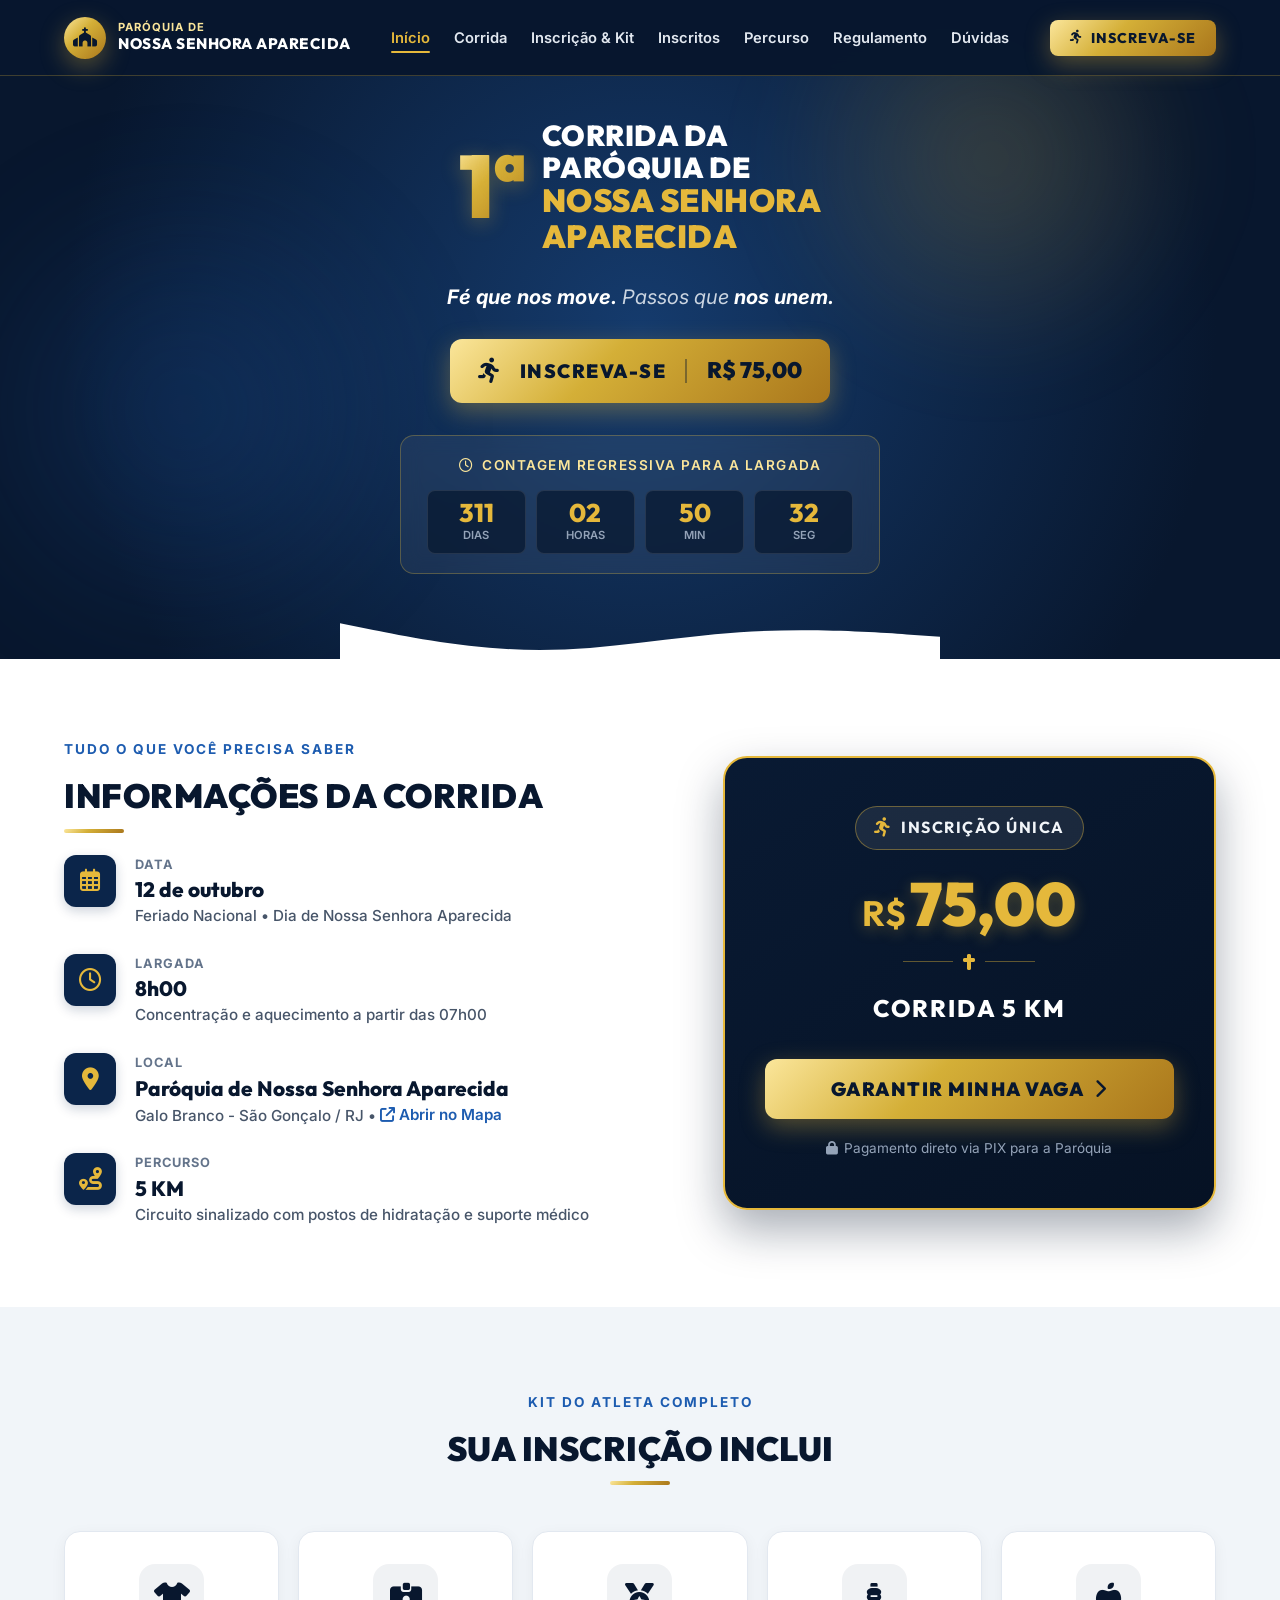
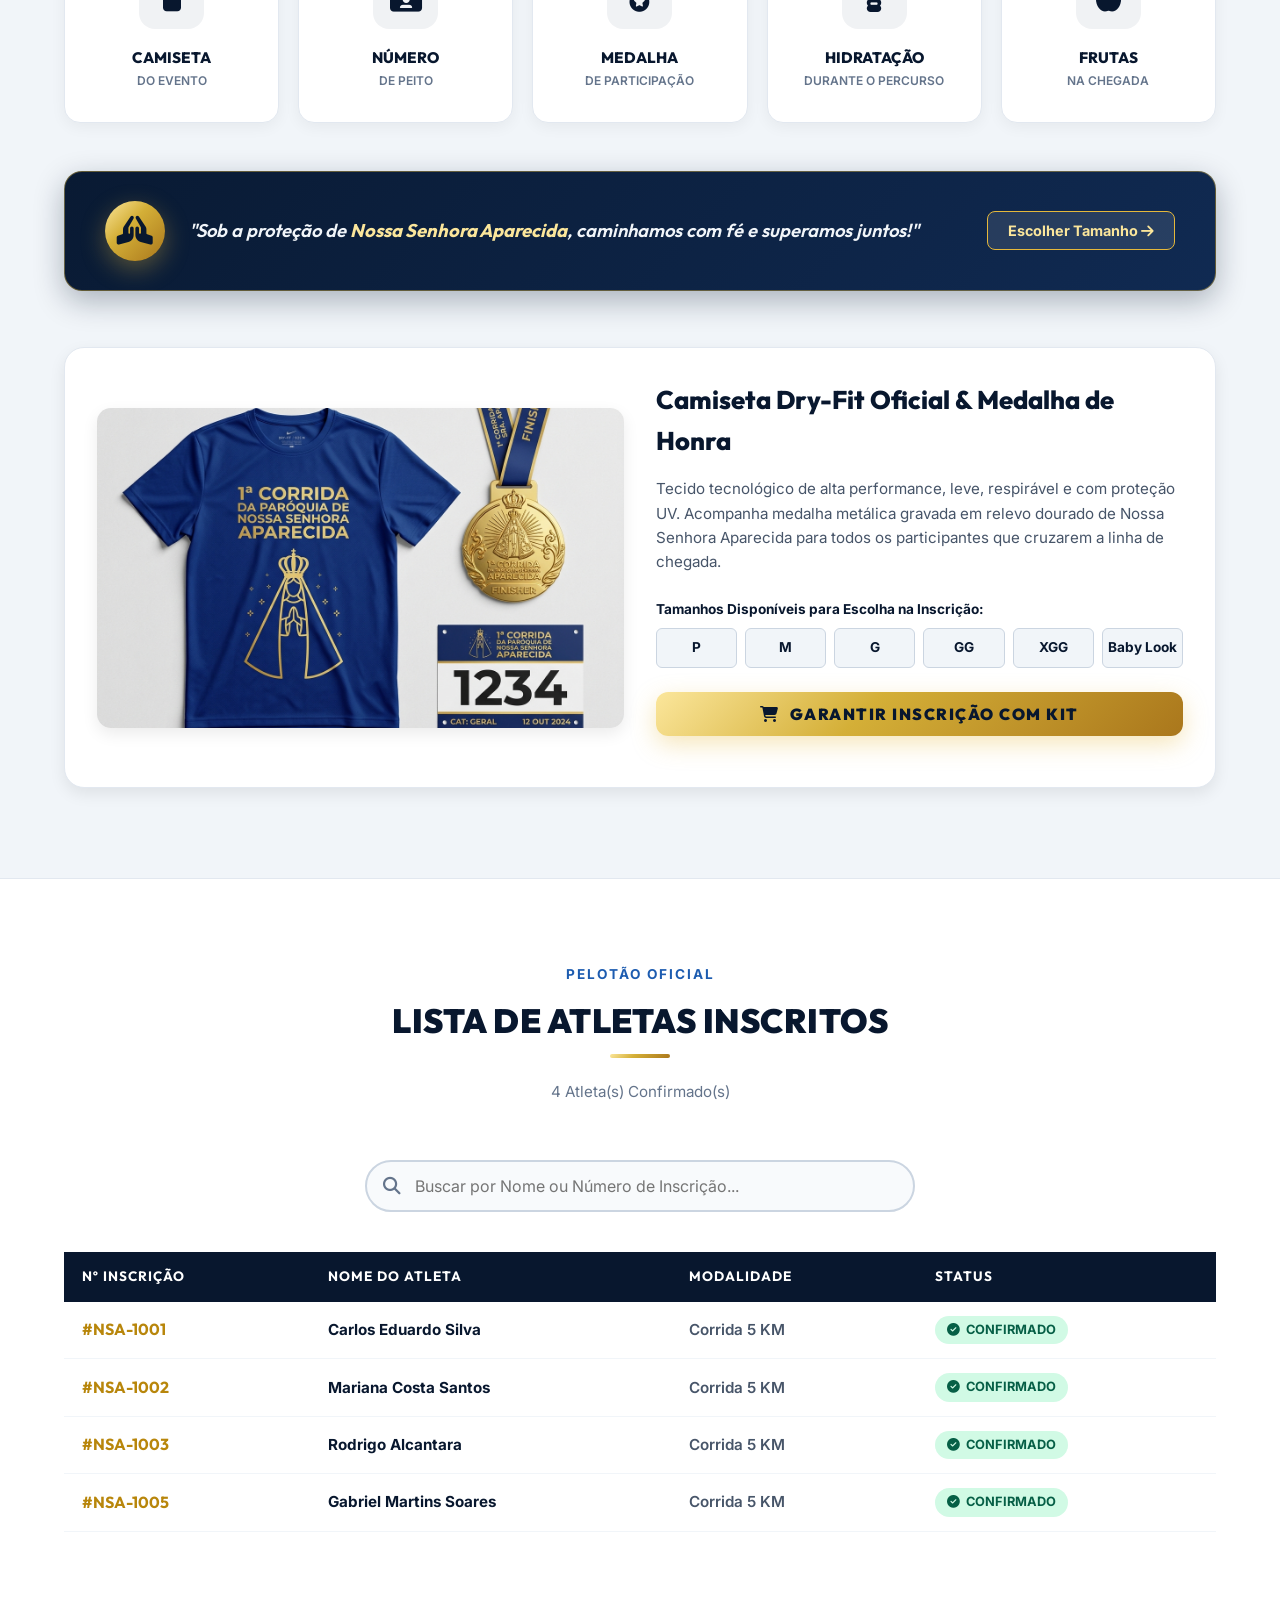
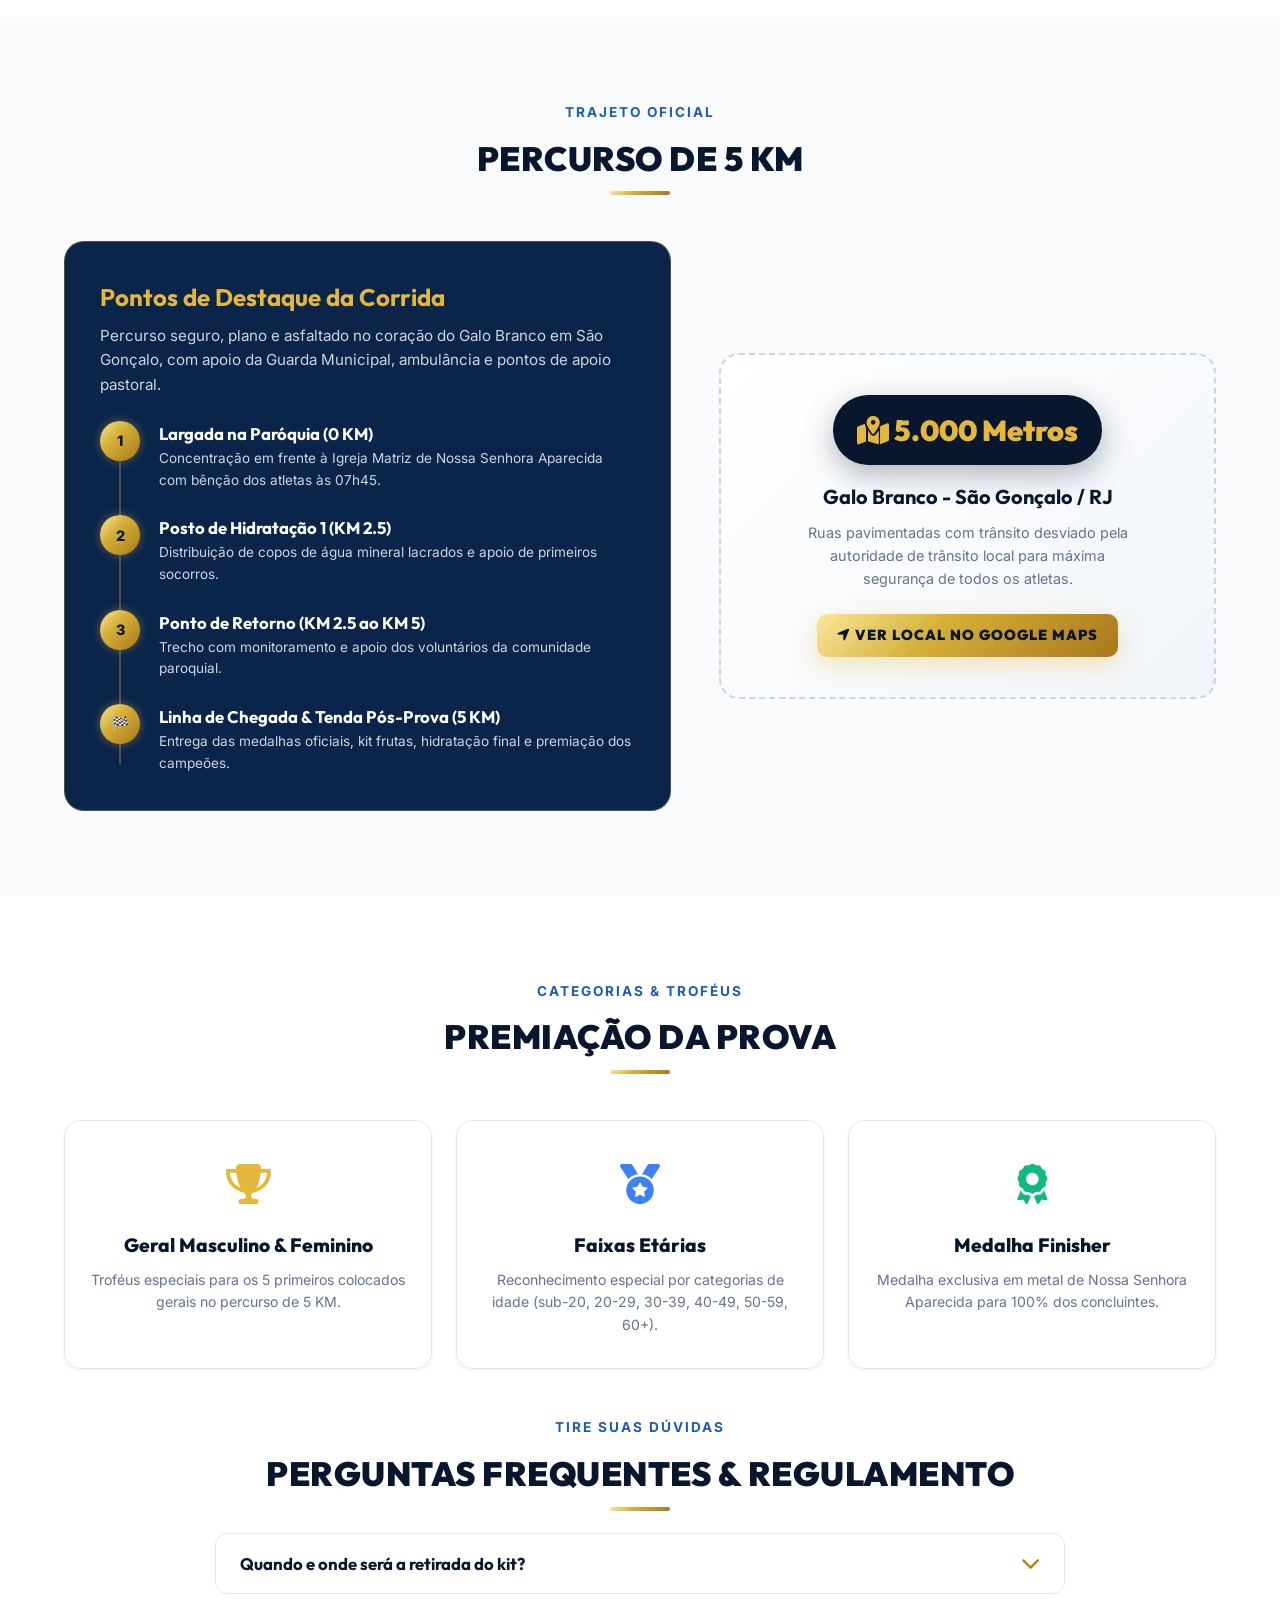
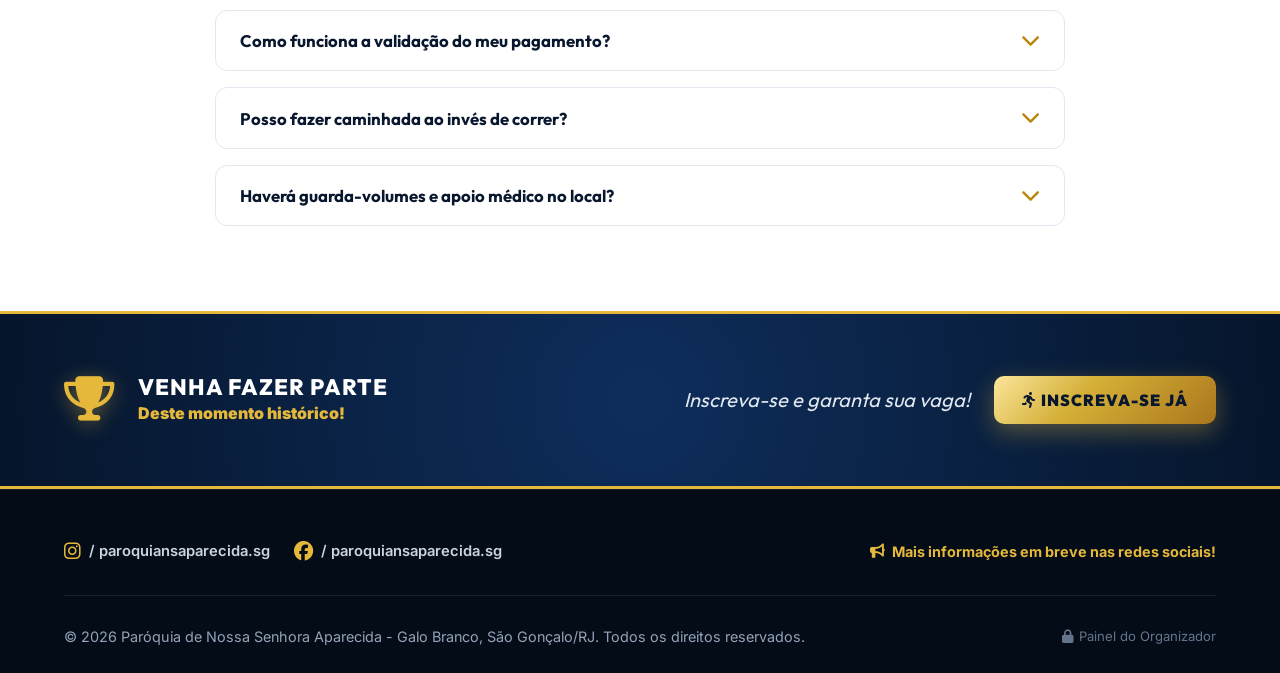
<file: index.html>
<!DOCTYPE html>
<html lang="pt-BR">
<head>
  <meta charset="UTF-8">
  <meta name="viewport" content="width=device-width, initial-scale=1.0">
  <title>1ª Corrida da Paróquia de Nossa Senhora Aparecida | Galo Branco - SG</title>
  <meta name="description" content="Participe da 1ª Corrida da Paróquia de Nossa Senhora Aparecida em São Gonçalo/RJ. Percurso de 5 KM, camiseta oficial, medalha de participação, hidratação e frutas. Fé que nos move, passos que nos unem!">
  <meta name="keywords" content="Corrida Nossa Senhora Aparecida, Corrida de Rua São Gonçalo, Corrida 5km Galo Branco, Corrida da Padroeira">
  
  <!-- Favicon -->
  <link rel="icon" type="image/svg+xml" href="data:image/svg+xml,<svg xmlns='http://www.w3.org/2000/svg' viewBox='0 0 24 24' fill='%23e5b83b'><path d='M12 2L15 8L21 9L17 14L18 20L12 17L6 20L7 14L3 9L9 8L12 2Z'/></svg>">
  
  <!-- FontAwesome Icons -->
  <link rel="stylesheet" href="https://cdnjs.cloudflare.com/ajax/libs/font-awesome/6.4.2/css/all.min.css">
  
  <!-- Custom CSS -->
  <link rel="stylesheet" href="css/style.css">
</head>
<body>

  <!-- ==================== HEADER / NAVBAR ==================== -->
  <header class="header" id="header">
    <div class="container navbar">
      <a href="#inicio" class="nav-brand">
        <div class="brand-icon">
          <i class="fa-solid fa-church"></i>
        </div>
        <div class="brand-text">
          <span class="brand-sub">Paróquia de</span>
          <span class="brand-title">Nossa Senhora Aparecida</span>
        </div>
      </a>

      <nav>
        <ul class="nav-menu" id="nav-menu">
          <li><a href="#inicio" class="nav-link active">Início</a></li>
          <li><a href="#informacoes" class="nav-link">Corrida</a></li>
          <li><a href="#kit" class="nav-link">Inscrição & Kit</a></li>
          <li><a href="#inscritos" class="nav-link">Inscritos</a></li>
          <li><a href="#percurso" class="nav-link">Percurso</a></li>
          <li><a href="#regulamento" class="nav-link">Regulamento</a></li>
          <li><a href="#faq" class="nav-link">Dúvidas</a></li>
        </ul>
      </nav>

      <div style="display: flex; align-items: center; gap: 12px;">
        <button class="btn-header-cta" onclick="openRegistrationModal()">
          <i class="fa-solid fa-person-running"></i>
          <span>Inscreva-se</span>
        </button>
        <button class="nav-toggle" id="nav-toggle" aria-label="Abrir Menu">
          <i class="fa-solid fa-bars"></i>
        </button>
      </div>
    </div>
  </header>

  <!-- ==================== HERO SECTION ==================== -->
  <section class="hero" id="inicio">
    <div class="hero-glow-1"></div>
    <div class="hero-glow-2"></div>

    <div class="container hero-grid">
      <div class="hero-content">
        <div class="hero-edition">
          <span class="hero-number">1ª</span>
          <div class="hero-title-group">
            <h1 class="hero-title-top">Corrida da<br>Paróquia de</h1>
            <h2 class="hero-title-church">Nossa Senhora<br>Aparecida</h2>
          </div>
        </div>

        <p class="hero-slogan">
          <strong>Fé que nos move.</strong> Passos que <strong>nos unem.</strong>
        </p>

        <div class="hero-cta-box" onclick="openRegistrationModal()">
          <span class="runner-icon"><i class="fa-solid fa-person-running"></i></span>
          <span class="cta-action">Inscreva-se</span>
          <span class="cta-divider"></span>
          <span class="cta-price">R$ 75,00</span>
        </div>

        <!-- Contagem Regressiva -->
        <div class="countdown-container">
          <div class="countdown-title">
            <i class="fa-regular fa-clock"></i>
            <span>Contagem Regressiva para a Largada</span>
          </div>
          <div class="countdown-grid">
            <div class="countdown-card">
              <div class="countdown-val" id="cd-days">00</div>
              <div class="countdown-lbl">Dias</div>
            </div>
            <div class="countdown-card">
              <div class="countdown-val" id="cd-hours">00</div>
              <div class="countdown-lbl">Horas</div>
            </div>
            <div class="countdown-card">
              <div class="countdown-val" id="cd-minutes">00</div>
              <div class="countdown-lbl">Min</div>
            </div>
            <div class="countdown-card">
              <div class="countdown-val" id="cd-seconds">00</div>
              <div class="countdown-lbl">Seg</div>
            </div>
          </div>
        </div>
      </div>
      </div>
    </div>

    <!-- Divisória em Onda Estilizada -->
    <div class="hero-wave-divider">
      <svg viewBox="0 0 1440 120" fill="none" xmlns="http://www.w3.org/2000/svg">
        <path d="M0,32L80,48C160,64,320,96,480,96C640,96,800,64,960,53.3C1120,43,1280,53,1360,58.7L1440,64L1440,120L1360,120C1280,120,1120,120,960,120C800,120,640,120,480,120C320,120,160,120,80,120L0,120Z" fill="#ffffff"/>
      </svg>
    </div>
  </section>

  <!-- ==================== INFORMAÇÕES DA CORRIDA & CARD DESTAQUE ==================== -->
  <section class="section-info-highlight" id="informacoes">
    <div class="container info-highlight-grid">
      
      <!-- Informações à Esquerda -->
      <div class="info-left-pane">
        <span class="section-tag">Tudo o que você precisa saber</span>
        <h2 class="section-main-title">Informações da Corrida</h2>

        <div class="info-list">
          <!-- Data -->
          <div class="info-item">
            <div class="info-icon-wrapper">
              <i class="fa-regular fa-calendar-days"></i>
            </div>
            <div class="info-content-box">
              <span class="info-label">Data</span>
              <span class="info-val">12 de outubro</span>
              <span class="info-subtext">Feriado Nacional • Dia de Nossa Senhora Aparecida</span>
            </div>
          </div>

          <!-- Largada -->
          <div class="info-item">
            <div class="info-icon-wrapper">
              <i class="fa-regular fa-clock"></i>
            </div>
            <div class="info-content-box">
              <span class="info-label">Largada</span>
              <span class="info-val">8h00</span>
              <span class="info-subtext">Concentração e aquecimento a partir das 07h00</span>
            </div>
          </div>

          <!-- Local -->
          <div class="info-item">
            <div class="info-icon-wrapper">
              <i class="fa-solid fa-location-dot"></i>
            </div>
            <div class="info-content-box">
              <span class="info-label">Local</span>
              <span class="info-val">Paróquia de Nossa Senhora Aparecida</span>
              <span class="info-subtext">Galo Branco - São Gonçalo / RJ • <a href="https://maps.google.com/?q=Paróquia+Nossa+Senhora+Aparecida+Galo+Branco+Sao+Goncalo" target="_blank" rel="noopener"><i class="fa-solid fa-arrow-up-right-from-square"></i> Abrir no Mapa</a></span>
            </div>
          </div>

          <!-- Percurso -->
          <div class="info-item">
            <div class="info-icon-wrapper">
              <i class="fa-solid fa-route"></i>
            </div>
            <div class="info-content-box">
              <span class="info-label">Percurso</span>
              <span class="info-val">5 KM</span>
              <span class="info-subtext">Circuito sinalizado com postos de hidratação e suporte médico</span>
            </div>
          </div>
        </div>
      </div>

      <!-- Card Inscrição Única à Direita -->
      <div class="card-registration-highlight">
        <div class="card-reg-header">
          <i class="fa-solid fa-person-running card-reg-header-icon"></i>
          <span class="card-reg-header-text">Inscrição Única</span>
        </div>

        <div class="card-reg-price">
          <span>R$</span>75,00
        </div>

        <div class="card-reg-divider">
          <i class="fa-solid fa-cross"></i>
        </div>

        <div class="card-reg-modality">
          Corrida 5 KM
        </div>

        <button class="btn-guarantee-spot" onclick="openRegistrationModal()">
          <span>Garantir Minha Vaga</span>
          <i class="fa-solid fa-chevron-right"></i>
        </button>

        <div class="card-reg-security">
          <i class="fa-solid fa-lock"></i>
          <span>Pagamento direto via PIX para a Paróquia</span>
        </div>
      </div>

    </div>
  </section>

  <!-- ==================== SUA INSCRIÇÃO INCLUI ==================== -->
  <section class="section-included" id="kit">
    <div class="container">
      
      <div class="section-center-header">
        <span class="section-tag">Kit do Atleta Completo</span>
        <h2 class="section-main-title">Sua Inscrição Inclui</h2>
      </div>

      <!-- 5 Itens Oficiais -->
      <div class="kit-grid">
        <div class="kit-item-card">
          <div class="kit-icon-box">
            <i class="fa-solid fa-shirt"></i>
          </div>
          <h3 class="kit-item-title">Camiseta</h3>
          <p class="kit-item-desc">do Evento</p>
        </div>

        <div class="kit-item-card">
          <div class="kit-icon-box">
            <i class="fa-solid fa-id-card-clip"></i>
          </div>
          <h3 class="kit-item-title">Número</h3>
          <p class="kit-item-desc">de Peito</p>
        </div>

        <div class="kit-item-card">
          <div class="kit-icon-box">
            <i class="fa-solid fa-medal"></i>
          </div>
          <h3 class="kit-item-title">Medalha</h3>
          <p class="kit-item-desc">de Participação</p>
        </div>

        <div class="kit-item-card">
          <div class="kit-icon-box">
            <i class="fa-solid fa-bottle-water"></i>
          </div>
          <h3 class="kit-item-title">Hidratação</h3>
          <p class="kit-item-desc">durante o percurso</p>
        </div>

        <div class="kit-item-card">
          <div class="kit-icon-box">
            <i class="fa-solid fa-apple-whole"></i>
          </div>
          <h3 class="kit-item-title">Frutas</h3>
          <p class="kit-item-desc">na chegada</p>
        </div>
      </div>

      <!-- Banner Devocional -->
      <div class="devotional-banner">
        <div class="devotional-left">
          <div class="devotional-icon-wrap">
            <i class="fa-solid fa-hands-praying"></i>
          </div>
          <p class="devotional-quote">
            "Sob a proteção de <span>Nossa Senhora Aparecida</span>, caminhamos com fé e superamos juntos!"
          </p>
        </div>
        <button class="btn-view-kit-modal" onclick="openRegistrationModal()">
          Escolher Tamanho <i class="fa-solid fa-arrow-right"></i>
        </button>
      </div>

      <!-- Showcase Visual do Kit -->
      <div class="kit-visual-showcase">
        <div class="kit-showcase-img">
          <img src="assets/kit.jpg" alt="Kit Oficial da 1ª Corrida da Paróquia de Nossa Senhora Aparecida">
        </div>
        <div class="kit-showcase-content">
          <h3>Camiseta Dry-Fit Oficial & Medalha de Honra</h3>
          <p>
            Tecido tecnológico de alta performance, leve, respirável e com proteção UV. Acompanha medalha metálica gravada em relevo dourado de Nossa Senhora Aparecida para todos os participantes que cruzarem a linha de chegada.
          </p>
          <div style="margin-bottom: 0.5rem; font-weight: 700; font-size: 0.85rem; color: var(--color-primary-navy);">
            Tamanhos Disponíveis para Escolha na Inscrição:
          </div>
          <div class="size-table-preview">
            <div class="size-pill">P</div>
            <div class="size-pill">M</div>
            <div class="size-pill">G</div>
            <div class="size-pill">GG</div>
            <div class="size-pill">XGG</div>
            <div class="size-pill">Baby Look</div>
          </div>
          <button class="btn-guarantee-spot" style="padding: 12px 20px; font-size: 1rem;" onclick="openRegistrationModal()">
            <i class="fa-solid fa-cart-shopping"></i> Garantir Inscrição com Kit
          </button>
        </div>
      </div>

    </div>
  </section>

  <!-- ==================== LISTA DE INSCRITOS (CONFIRMADOS) ==================== -->
  <section class="section-athletes-list" id="inscritos">
    <div class="container">
      <div class="section-center-header">
        <span class="section-tag">Pelotão Oficial</span>
        <h2 class="section-main-title">Lista de Atletas Inscritos</h2>
        <p style="color: #64748b; font-size: 0.95rem; margin-top: 0.5rem;" id="publicAthletesCount">
          Carregando inscritos...
        </p>
      </div>

      <!-- Barra de Busca -->
      <div class="athletes-search-box">
        <i class="fa-solid fa-magnifying-glass search-icon"></i>
        <input type="text" class="search-input" placeholder="Buscar por Nome ou Número de Inscrição..." oninput="handlePublicSearch(event)">
      </div>

      <!-- Tabela / Cards de Inscritos -->
      <div class="athletes-table-card">
        <!-- Tabela para Desktop -->
        <table class="athletes-table desktop-table">
          <thead>
            <tr>
              <th>Nº Inscrição</th>
              <th>Nome do Atleta</th>
              <th>Modalidade</th>
              <th>Status</th>
            </tr>
          </thead>
          <tbody id="publicAthletesTableBody">
            <!-- Preenchido dinamicamente via app.js -->
          </tbody>
        </table>

        <!-- Cards para Telas Mobile -->
        <div class="athletes-mobile-cards-grid" id="publicAthletesMobileCards">
          <!-- Preenchido dinamicamente via app.js -->
        </div>
      </div>
    </div>
  </section>

  <!-- ==================== PERCURSO 5 KM ==================== -->
  <section class="section-route" id="percurso">
    <div class="container">
      <div class="section-center-header">
        <span class="section-tag">Trajeto Oficial</span>
        <h2 class="section-main-title">Percurso de 5 KM</h2>
      </div>

      <div class="route-grid">
        <div class="route-info-box">
          <h3 style="font-family: var(--font-heading); font-size: 1.5rem; color: var(--color-gold); margin-bottom: 0.5rem;">
            Pontos de Destaque da Corrida
          </h3>
          <p style="font-size: 0.95rem; color: #cbd5e1;">
            Percurso seguro, plano e asfaltado no coração do Galo Branco em São Gonçalo, com apoio da Guarda Municipal, ambulância e pontos de apoio pastoral.
          </p>

          <div class="route-steps-timeline">
            <div class="route-step">
              <div class="route-step-icon">1</div>
              <div class="route-step-text">
                <h4>Largada na Paróquia (0 KM)</h4>
                <p>Concentração em frente à Igreja Matriz de Nossa Senhora Aparecida com bênção dos atletas às 07h45.</p>
              </div>
            </div>

            <div class="route-step">
              <div class="route-step-icon">2</div>
              <div class="route-step-text">
                <h4>Posto de Hidratação 1 (KM 2.5)</h4>
                <p>Distribuição de copos de água mineral lacrados e apoio de primeiros socorros.</p>
              </div>
            </div>

            <div class="route-step">
              <div class="route-step-icon">3</div>
              <div class="route-step-text">
                <h4>Ponto de Retorno (KM 2.5 ao KM 5)</h4>
                <p>Trecho com monitoramento e apoio dos voluntários da comunidade paroquial.</p>
              </div>
            </div>

            <div class="route-step">
              <div class="route-step-icon">🏁</div>
              <div class="route-step-text">
                <h4>Linha de Chegada & Tenda Pós-Prova (5 KM)</h4>
                <p>Entrega das medalhas oficiais, kit frutas, hidratação final e premiação dos campeões.</p>
              </div>
            </div>
          </div>
        </div>

        <div class="route-map-visual">
          <div class="route-map-badge">
            <i class="fa-solid fa-map-location-dot"></i> 5.000 Metros
          </div>
          <h4 style="font-family: var(--font-heading); font-size: 1.25rem; color: var(--color-primary-navy); margin-bottom: 0.5rem;">
            Galo Branco - São Gonçalo / RJ
          </h4>
          <p style="color: #64748b; font-size: 0.9rem; max-width: 320px; margin-bottom: 1.5rem;">
            Ruas pavimentadas com trânsito desviado pela autoridade de trânsito local para máxima segurança de todos os atletas.
          </p>
          <a href="https://maps.google.com/?q=Paróquia+Nossa+Senhora+Aparecida+Galo+Branco+Sao+Goncalo" target="_blank" rel="noopener" class="btn-banner-action" style="font-size: 0.9rem; padding: 10px 20px;">
            <i class="fa-solid fa-location-arrow"></i> Ver Local no Google Maps
          </a>
        </div>
      </div>
    </div>
  </section>

  <!-- ==================== PREMIAÇÃO & REGULAMENTO ==================== -->
  <section class="section-rules" id="regulamento">
    <div class="container">
      <div class="section-center-header">
        <span class="section-tag">Categorias & Troféus</span>
        <h2 class="section-main-title">Premiação da Prova</h2>
      </div>

      <div class="prizes-grid">
        <div class="prize-card">
          <div class="prize-badge-icon" style="color: #e5b83b;">
            <i class="fa-solid fa-trophy"></i>
          </div>
          <h3 class="prize-title">Geral Masculino & Feminino</h3>
          <p class="prize-desc">Troféus especiais para os 5 primeiros colocados gerais no percurso de 5 KM.</p>
        </div>

        <div class="prize-card">
          <div class="prize-badge-icon" style="color: #3b82f6;">
            <i class="fa-solid fa-medal"></i>
          </div>
          <h3 class="prize-title">Faixas Etárias</h3>
          <p class="prize-desc">Reconhecimento especial por categorias de idade (sub-20, 20-29, 30-39, 40-49, 50-59, 60+).</p>
        </div>

        <div class="prize-card">
          <div class="prize-badge-icon" style="color: #10b981;">
            <i class="fa-solid fa-award"></i>
          </div>
          <h3 class="prize-title">Medalha Finisher</h3>
          <p class="prize-desc">Medalha exclusiva em metal de Nossa Senhora Aparecida para 100% dos concluintes.</p>
        </div>
      </div>

      <!-- FAQ & Regras -->
      <div class="section-center-header" style="margin-bottom: 2rem;" id="faq">
        <span class="section-tag">Tire suas Dúvidas</span>
        <h2 class="section-main-title">Perguntas Frequentes & Regulamento</h2>
      </div>

      <div class="faq-accordion">
        <div class="faq-item">
          <button class="faq-question">
            <span>Quando e onde será a retirada do kit?</span>
            <i class="fa-solid fa-chevron-down faq-icon"></i>
          </button>
          <div class="faq-answer">
            <p>A entrega dos kits ocorrerá na secretaria da Paróquia de Nossa Senhora Aparecida nos dias 10 e 11 de Outubro, das 09h às 18h, e no dia da prova das 06h30 às 07h30 (apenas para inscritos de outras cidades). Apresente documento com foto e o comprovante de inscrição.</p>
          </div>
        </div>

        <div class="faq-item">
          <button class="faq-question">
            <span>Como funciona a validação do meu pagamento?</span>
            <i class="fa-solid fa-chevron-down faq-icon"></i>
          </button>
          <div class="faq-answer">
            <p>Ao concluir a inscrição pelo site, efetue o PIX no valor de R$ 75,00 e clique no botão para enviar o comprovante no WhatsApp da Paróquia. A equipe paroquial validará seu pagamento e seu nome aparecerá na aba "Inscritos" como confirmado.</p>
          </div>
        </div>

        <div class="faq-item">
          <button class="faq-question">
            <span>Posso fazer caminhada ao invés de correr?</span>
            <i class="fa-solid fa-chevron-down faq-icon"></i>
          </button>
          <div class="faq-answer">
            <p>Com certeza! O evento celebra a união e a devoção. Você pode completar o percurso no seu próprio ritmo, seja correndo ou caminhando com a sua família.</p>
          </div>
        </div>

        <div class="faq-item">
          <button class="faq-question">
            <span>Haverá guarda-volumes e apoio médico no local?</span>
            <i class="fa-solid fa-chevron-down faq-icon"></i>
          </button>
          <div class="faq-answer">
            <p>Sim, contaremos com guarda-volumes gratuito para itens pessoais, banheiros, postos de água, frutas e equipe de socorristas com ambulância de prontidão durante todo o evento.</p>
          </div>
        </div>
      </div>

    </div>
  </section>

  <!-- ==================== BANNER DE CHAMADA ==================== -->
  <section class="section-cta-banner">
    <div class="container cta-banner-wrapper">
      <div class="cta-banner-left">
        <div class="trophy-badge">
          <i class="fa-solid fa-trophy"></i>
        </div>
        <div class="cta-banner-text">
          <h3>Venha fazer parte</h3>
          <span>Deste momento histórico!</span>
        </div>
      </div>

      <div class="cta-banner-right">
        <p>Inscreva-se e garanta sua vaga!</p>
        <button class="btn-banner-action" onclick="openRegistrationModal()">
          <i class="fa-solid fa-person-running"></i> Inscreva-se Já
        </button>
      </div>
    </div>
  </section>

  <!-- ==================== FOOTER ==================== -->
  <footer class="footer">
    <div class="container">
      <div class="footer-top">
        <div class="footer-social-links">
          <a href="https://instagram.com/paroquiansaparecida.sg" target="_blank" rel="noopener" class="social-link-item">
            <i class="fa-brands fa-instagram" style="font-size: 1.2rem; color: var(--color-gold);"></i>
            <span>/ paroquiansaparecida.sg</span>
          </a>
          <a href="https://facebook.com/paroquiansaparecida.sg" target="_blank" rel="noopener" class="social-link-item">
            <i class="fa-brands fa-facebook" style="font-size: 1.2rem; color: var(--color-gold);"></i>
            <span>/ paroquiansaparecida.sg</span>
          </a>
        </div>

        <div style="display: flex; align-items: center; gap: 8px; color: var(--color-gold); font-weight: 700; font-size: 0.9rem;">
          <i class="fa-solid fa-bullhorn"></i>
          <span>Mais informações em breve nas redes sociais!</span>
        </div>
      </div>

      <div class="footer-bottom">
        <p>© 2026 Paróquia de Nossa Senhora Aparecida - Galo Branco, São Gonçalo/RJ. Todos os direitos reservados.</p>
        <a href="admin.html" class="admin-login-link">
          <i class="fa-solid fa-lock"></i> Painel do Organizador
        </a>
      </div>
    </div>
  </footer>

  <!-- ==================== MODAL DE INSCRIÇÃO INTERATIVO ==================== -->
  <div class="modal-overlay" id="registrationModal" role="dialog" aria-modal="true" aria-labelledby="modalTitle">
    <div class="modal-container">
      <div class="modal-header">
        <div class="modal-header-title" id="modalTitle">
          Inscrição • <span>1ª Corrida NSA</span>
        </div>
        <button class="btn-close-modal" onclick="closeRegistrationModal()" aria-label="Fechar Modal">
          <i class="fa-solid fa-xmark"></i>
        </button>
      </div>

      <!-- Indicador de Etapas -->
      <div class="steps-indicator">
        <div class="step-tab active" id="tab-step-1">
          <span class="step-num">1</span>
          <span>Dados do Atleta</span>
        </div>
        <div class="step-tab" id="tab-step-2">
          <span class="step-num">2</span>
          <span>Escolha do Kit</span>
        </div>
        <div class="step-tab" id="tab-step-3">
          <span class="step-num">3</span>
          <span>PIX & Envio</span>
        </div>
      </div>

      <div class="modal-body">
        
        <!-- PASSO 1: DADOS DO ATLETA -->
        <form id="form-step-1" class="form-step active" onsubmit="handleStep1Submit(event)">
          <div class="form-group">
            <label class="form-label" for="athlete-name">Nome Completo *</label>
            <input type="text" id="athlete-name" class="form-input" placeholder="Ex: Maria da Silva" required>
          </div>

          <div class="form-group-row">
            <div class="form-group">
              <label class="form-label" for="athlete-cpf">CPF *</label>
              <input type="text" id="athlete-cpf" class="form-input" placeholder="000.000.000-00" required maxlength="14">
            </div>
            <div class="form-group">
              <label class="form-label" for="athlete-birth">Data de Nascimento *</label>
              <input type="date" id="athlete-birth" class="form-input" required>
            </div>
          </div>

          <div class="form-group-row">
            <div class="form-group">
              <label class="form-label" for="athlete-phone">WhatsApp / Celular *</label>
              <input type="tel" id="athlete-phone" class="form-input" placeholder="(21) 99999-9999" required maxlength="15">
            </div>
            <div class="form-group">
              <label class="form-label" for="athlete-gender">Sexo *</label>
              <select id="athlete-gender" class="form-select" required>
                <option value="">Selecione...</option>
                <option value="Feminino">Feminino</option>
                <option value="Masculino">Masculino</option>
              </select>
            </div>
          </div>

          <div class="form-group">
            <label class="form-label" for="athlete-email">E-mail para Confirmação *</label>
            <input type="email" id="athlete-email" class="form-input" placeholder="seuemail@exemplo.com" required>
          </div>

          <div class="form-nav-buttons">
            <button type="submit" class="btn-form-next">
              Avançar para o Kit <i class="fa-solid fa-arrow-right"></i>
            </button>
          </div>
        </form>

        <!-- PASSO 2: ESCOLHA DO KIT -->
        <form id="form-step-2" class="form-step" onsubmit="handleStep2Submit(event)">
          <div class="form-group">
            <label class="form-label">Modalidade Selecionada</label>
            <input type="text" class="form-input" value="Corrida & Caminhada 5 KM — R$ 75,00" readonly style="background: #f1f5f9; font-weight: 700; color: var(--color-primary-navy);">
          </div>

          <div class="form-group">
            <label class="form-label">Selecione o Tamanho da sua Camiseta Dry-Fit Oficial *</label>
            <div class="shirt-picker-grid">
              <label class="shirt-option">
                <input type="radio" name="shirt-size" value="P" required checked>
                <span class="shirt-label">P</span>
              </label>
              <label class="shirt-option">
                <input type="radio" name="shirt-size" value="M">
                <span class="shirt-label">M</span>
              </label>
              <label class="shirt-option">
                <input type="radio" name="shirt-size" value="G">
                <span class="shirt-label">G</span>
              </label>
              <label class="shirt-option">
                <input type="radio" name="shirt-size" value="GG">
                <span class="shirt-label">GG</span>
              </label>
              <label class="shirt-option">
                <input type="radio" name="shirt-size" value="XGG">
                <span class="shirt-label">XGG</span>
              </label>
              <label class="shirt-option">
                <input type="radio" name="shirt-size" value="Baby Look M">
                <span class="shirt-label">Baby M</span>
              </label>
              <label class="shirt-option">
                <input type="radio" name="shirt-size" value="Baby Look G">
                <span class="shirt-label">Baby G</span>
              </label>
            </div>
          </div>

          <div class="form-group" style="margin-top: 1.5rem;">
            <label style="display: flex; align-items: flex-start; gap: 10px; font-size: 0.85rem; color: #475569; cursor: pointer;">
              <input type="checkbox" id="terms-agree" required style="margin-top: 3px;">
              <span>Declaro que estou em plenas condições de saúde para participar do evento e concordo com os termos do regulamento oficial da prova.</span>
            </label>
          </div>

          <div class="form-nav-buttons">
            <button type="button" class="btn-form-prev" onclick="goToStep(1)">
              <i class="fa-solid fa-arrow-left"></i> Voltar
            </button>
            <button type="submit" class="btn-form-next">
              Gerar PIX de R$ 75,00 <i class="fa-solid fa-arrow-right"></i>
            </button>
          </div>
        </form>

        <!-- PASSO 3: PAGAMENTO PIX & WHATSAPP -->
        <div id="form-step-3" class="form-step">
          <div class="pix-qr-container">
            <span style="background: rgba(229, 184, 59, 0.15); color: var(--color-primary-navy); padding: 4px 12px; border-radius: 50px; font-size: 0.8rem; font-weight: 800; text-transform: uppercase;">
              Valor Fixo Travado
            </span>
            <div style="font-size: 2.2rem; font-weight: 900; color: var(--color-primary-navy); margin: 0.5rem 0;">
              R$ 75,00
            </div>
            <p style="font-size: 0.85rem; color: #64748b; margin-bottom: 1rem;">
              Abra o aplicativo do seu banco, escolha <strong>Pagar com PIX</strong> e aponte a câmera para o QR Code abaixo:
            </p>
            
            <div class="pix-qr-box">
              <svg viewBox="0 0 100 100" fill="#08172e">
                <path d="M0 0h30v30H0zm5 5h20v20H5zm5 5h10v10H10zM70 0h30v30H70zm5 5h20v20H75zm5 5h10v10H80zM0 70h30v30H0zm5 5h20v20H5zm5 5h10v10H10zM35 10h5v15h-5zM45 5h15v5h-15zM50 15h10v10h-10zM35 35h10v10h-10zM50 35h15v5h-15zM75 35h10v10h-10zM35 50h5v20h-5zM45 50h10v10h-10zM60 45h10v15h-10zM75 55h20v5h-20zM45 75h10v20h-10zM60 70h15v5h-15zM80 70h15v15h-15zM60 85h10v10h-10zM80 90h15v5h-15z"/>
              </svg>
            </div>

            <div class="pix-copy-box">
              <input type="text" id="pix-code-field" class="pix-code-input" value="00020126580014br.gov.bcb.pix0136paroquiansaparecida@sg.org.br520400005303986540575.005802BR5925PAROQUIA NSA SG6009SAO GONCALO62070503***6304ABCD" readonly>
              <button class="btn-copy-pix" onclick="copyPixCode()">
                <i class="fa-regular fa-copy"></i> Copiar Chave
              </button>
            </div>
          </div>

          <div style="background: #f8fafc; border: 1px solid #e2e8f0; border-radius: 12px; padding: 1.2rem; margin-bottom: 1.5rem; text-align: center;">
            <strong style="color: var(--color-primary-navy); font-size: 0.95rem; display: block; margin-bottom: 4px;">
              Último Passo Obrigatório:
            </strong>
            <p style="font-size: 0.85rem; color: #475569;">
              Após pagar no banco, clique no botão abaixo para <strong>enviar o comprovante para a Paróquia</strong>. Assim que a secretaria validar, seu nome aparecerá na <strong>Lista Oficial de Inscritos</strong>!
            </p>

            <a id="btnSendWhatsappProof" href="#" target="_blank" rel="noopener" class="btn-whatsapp-proof">
              <i class="fa-brands fa-whatsapp" style="font-size: 1.5rem;"></i>
              <span>Enviar Comprovante no WhatsApp</span>
            </a>
          </div>

          <div class="form-nav-buttons">
            <button type="button" class="btn-form-prev" onclick="closeRegistrationModal()">
              Concluir & Fechar
            </button>
          </div>
        </div>

      </div>
    </div>
  </div>

  <!-- Toast Notification -->
  <div class="toast-msg" id="toastMsg">
    Chave PIX copiada com sucesso!
  </div>

  <!-- Custom JavaScript -->
  <script src="js/app.js"></script>
</body>
</html>
</file>
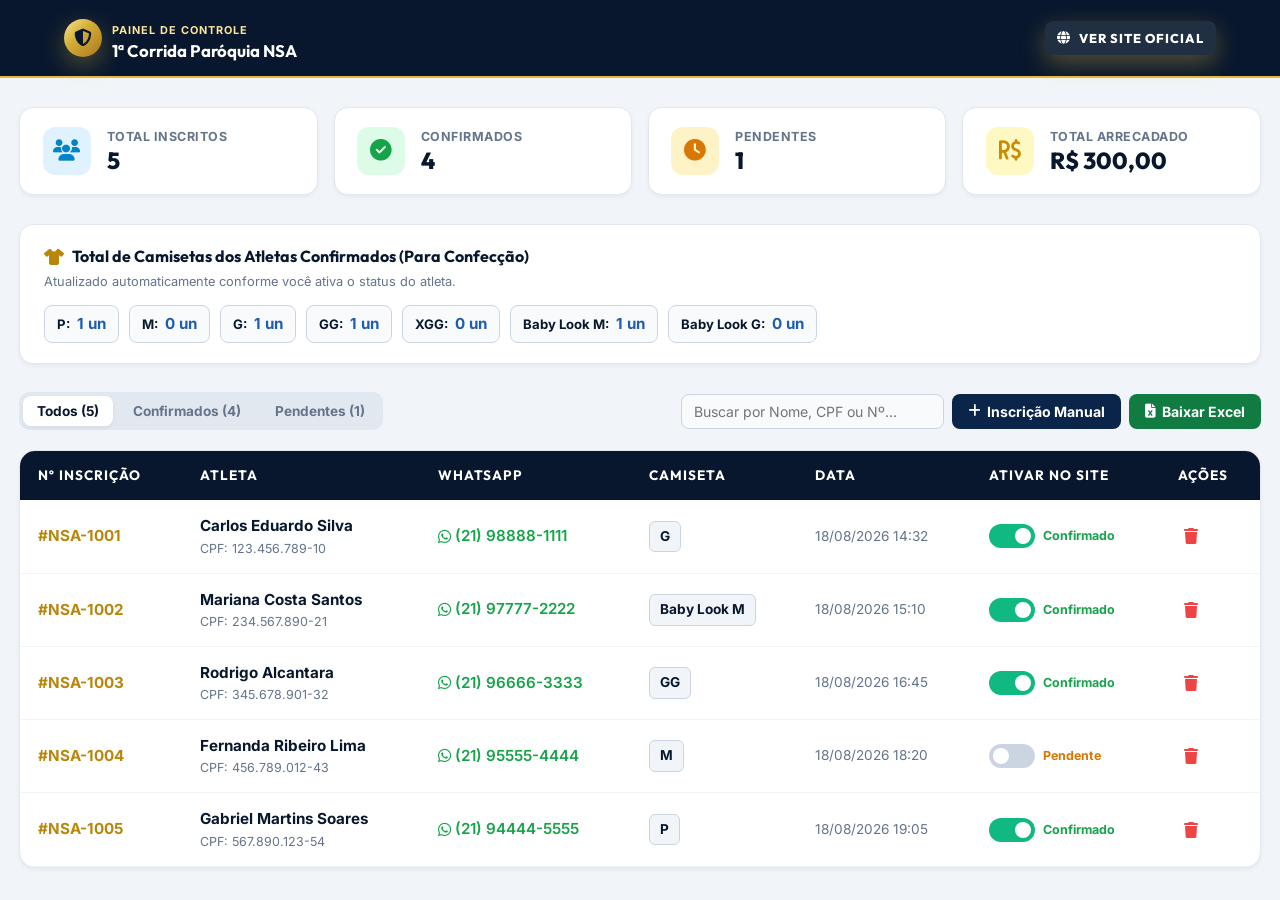
<file: admin.html>
<!DOCTYPE html>
<html lang="pt-BR">
<head>
  <meta charset="UTF-8">
  <meta name="viewport" content="width=device-width, initial-scale=1.0">
  <title>Painel do Organizador | 1ª Corrida Paróquia NSA</title>
  
  <!-- Favicon -->
  <link rel="icon" type="image/svg+xml" href="data:image/svg+xml,<svg xmlns='http://www.w3.org/2000/svg' viewBox='0 0 24 24' fill='%23e5b83b'><path d='M12 2L15 8L21 9L17 14L18 20L12 17L6 20L7 14L3 9L9 8L12 2Z'/></svg>">
  
  <!-- FontAwesome Icons -->
  <link rel="stylesheet" href="https://cdnjs.cloudflare.com/ajax/libs/font-awesome/6.4.2/css/all.min.css">
  
  <!-- Custom CSS -->
  <link rel="stylesheet" href="css/style.css">
  
  <style>
    .admin-body {
      background-color: #f1f5f9;
      min-height: 100vh;
    }

    .admin-header {
      background: #08172e;
      color: #fff;
      padding: 1rem 0;
      border-bottom: 2px solid var(--color-gold);
    }

    .admin-header .container {
      display: flex;
      justify-content: space-between;
      align-items: center;
      flex-wrap: wrap;
      gap: 12px;
    }

    .admin-container {
      max-width: 1280px;
      margin: 0 auto;
      padding: 1.8rem 1.2rem;
    }

    .admin-stats-grid {
      display: grid;
      grid-template-columns: repeat(4, 1fr);
      gap: 1rem;
      margin-bottom: 1.8rem;
    }

    .admin-stat-card {
      background: #fff;
      border-radius: 14px;
      padding: 1.2rem 1.4rem;
      border: 1px solid #e2e8f0;
      box-shadow: var(--shadow-sm);
      display: flex;
      align-items: center;
      gap: 1rem;
    }

    .stat-icon {
      width: 48px;
      height: 48px;
      border-radius: 12px;
      display: flex;
      align-items: center;
      justify-content: center;
      font-size: 1.35rem;
      flex-shrink: 0;
    }

    .stat-icon.total { background: #e0f2fe; color: #0284c7; }
    .stat-icon.confirmed { background: #dcfce7; color: #16a34a; }
    .stat-icon.pending { background: #fef3c7; color: #d97706; }
    .stat-icon.money { background: #fef9c3; color: #ca8a04; }

    .stat-info h4 {
      font-size: 0.78rem;
      color: #64748b;
      text-transform: uppercase;
      font-weight: 700;
      letter-spacing: 0.5px;
    }

    .stat-info p {
      font-family: var(--font-heading);
      font-size: 1.45rem;
      font-weight: 800;
      color: var(--color-primary-navy);
      line-height: 1.2;
    }

    /* Resumo Camisetas */
    .shirts-summary-card {
      background: #ffffff;
      border-radius: 14px;
      padding: 1.2rem 1.5rem;
      margin-bottom: 1.8rem;
      border: 1px solid #e2e8f0;
      box-shadow: var(--shadow-sm);
    }

    .shirts-summary-grid {
      display: flex;
      gap: 10px;
      flex-wrap: wrap;
      margin-top: 0.8rem;
    }

    .shirt-count-badge {
      background: #f8fafc;
      border: 1px solid #cbd5e1;
      padding: 6px 12px;
      border-radius: 8px;
      font-size: 0.82rem;
      font-weight: 700;
      color: var(--color-primary-navy);
    }

    .shirt-count-badge span {
      color: var(--color-accent-blue);
      font-size: 0.95rem;
      margin-left: 4px;
    }

    /* Ações e Filtros */
    .admin-actions-bar {
      display: flex;
      justify-content: space-between;
      align-items: center;
      flex-wrap: wrap;
      gap: 1rem;
      margin-bottom: 1.2rem;
    }

    .filter-tabs-group {
      display: flex;
      gap: 6px;
      background: #e2e8f0;
      padding: 4px;
      border-radius: 10px;
    }

    .filter-tab {
      border: none;
      background: transparent;
      padding: 7px 14px;
      border-radius: 8px;
      font-size: 0.85rem;
      font-weight: 700;
      color: #64748b;
      cursor: pointer;
      transition: all var(--transition-fast);
    }

    .filter-tab.active {
      background: #ffffff;
      color: var(--color-primary-navy);
      box-shadow: var(--shadow-sm);
    }

    .btn-action-excel {
      background: #107c41;
      color: #fff;
      border: none;
      padding: 9px 16px;
      border-radius: 8px;
      font-weight: 700;
      font-size: 0.88rem;
      cursor: pointer;
      display: inline-flex;
      align-items: center;
      gap: 6px;
      transition: background var(--transition-fast);
    }

    .btn-action-excel:hover {
      background: #0b5a2f;
    }

    .btn-add-manual {
      background: #0b254a;
      color: #fff;
      border: none;
      padding: 9px 16px;
      border-radius: 8px;
      font-weight: 700;
      font-size: 0.88rem;
      cursor: pointer;
      display: inline-flex;
      align-items: center;
      gap: 6px;
    }

    .btn-add-manual:hover {
      background: #143d73;
    }

    .admin-table-wrapper {
      background: #ffffff;
      border-radius: 16px;
      border: 1px solid #e2e8f0;
      box-shadow: var(--shadow-sm);
      overflow-x: auto;
      -webkit-overflow-scrolling: touch;
    }

    .btn-delete-row {
      background: transparent;
      border: none;
      color: #ef4444;
      cursor: pointer;
      font-size: 1rem;
      padding: 6px;
      border-radius: 4px;
      transition: background var(--transition-fast);
    }

    .btn-delete-row:hover {
      background: #fee2e2;
    }

    .btn-whatsapp-chat {
      color: #16a34a;
      font-weight: 600;
      display: inline-flex;
      align-items: center;
      gap: 4px;
    }

    .btn-whatsapp-chat:hover {
      text-decoration: underline;
    }

    @media (max-width: 992px) {
      .admin-stats-grid {
        grid-template-columns: repeat(2, 1fr);
      }
    }

    @media (max-width: 768px) {
      .admin-container {
        padding: 1.2rem 1rem;
      }
      .admin-stats-grid {
        grid-template-columns: 1fr;
      }
      .admin-actions-bar {
        flex-direction: column;
        align-items: stretch;
      }
      .filter-tabs-group {
        width: 100%;
        justify-content: space-between;
      }
      .filter-tab {
        flex: 1;
        text-align: center;
        padding: 8px 4px;
        font-size: 0.78rem;
      }
      #adminSearchInput {
        width: 100% !important;
      }
      .btn-add-manual, .btn-action-excel {
        flex: 1;
        justify-content: center;
        padding: 12px;
      }
    }
  </style>
</head>
<body class="admin-body">

  <!-- Header Admin -->
  <header class="admin-header">
    <div class="container">
      <div style="display: flex; align-items: center; gap: 10px;">
        <div class="brand-icon" style="width: 38px; height: 38px; font-size: 1.1rem;">
          <i class="fa-solid fa-shield-halved"></i>
        </div>
        <div>
          <span style="font-size: 0.68rem; text-transform: uppercase; color: var(--color-gold-light); font-weight: 700; letter-spacing: 1px;">Painel de Controle</span>
          <h1 style="font-family: var(--font-heading); font-size: 1.05rem; color: #fff; line-height: 1.1;">1ª Corrida Paróquia NSA</h1>
        </div>
      </div>

      <div style="display: flex; align-items: center; gap: 10px;">
        <a href="index.html" class="btn-header-cta" style="background: rgba(255,255,255,0.1); color: #fff; font-size: 0.8rem; padding: 7px 12px;">
          <i class="fa-solid fa-globe"></i> Ver Site Oficial
        </a>
      </div>
    </div>
  </header>

  <div class="admin-container">
    
    <!-- Cards de Métricas em Tempo Real -->
    <div class="admin-stats-grid">
      <div class="admin-stat-card">
        <div class="stat-icon total">
          <i class="fa-solid fa-users"></i>
        </div>
        <div class="stat-info">
          <h4>Total Inscritos</h4>
          <p id="statTotal">0</p>
        </div>
      </div>

      <div class="admin-stat-card">
        <div class="stat-icon confirmed">
          <i class="fa-solid fa-circle-check"></i>
        </div>
        <div class="stat-info">
          <h4>Confirmados</h4>
          <p id="statConfirmed">0</p>
        </div>
      </div>

      <div class="admin-stat-card">
        <div class="stat-icon pending">
          <i class="fa-solid fa-clock"></i>
        </div>
        <div class="stat-info">
          <h4>Pendentes</h4>
          <p id="statPending">0</p>
        </div>
      </div>

      <div class="admin-stat-card">
        <div class="stat-icon money">
          <i class="fa-solid fa-brazilian-real-sign"></i>
        </div>
        <div class="stat-info">
          <h4>Total Arrecadado</h4>
          <p id="statRevenue">R$ 0,00</p>
        </div>
      </div>
    </div>

    <!-- Resumo dos Tamanhos de Camiseta (Para a Confecção) -->
    <div class="shirts-summary-card">
      <h3 style="font-family: var(--font-heading); font-size: 1rem; color: var(--color-primary-navy); display: flex; align-items: center; gap: 8px;">
        <i class="fa-solid fa-shirt" style="color: var(--color-gold-dark);"></i>
        Total de Camisetas dos Atletas Confirmados (Para Confecção)
      </h3>
      <p style="font-size: 0.8rem; color: #64748b; margin-top: 2px;">Atualizado automaticamente conforme você ativa o status do atleta.</p>

      <div class="shirts-summary-grid" id="shirtsSummaryGrid">
        <!-- Preenchido via JS -->
      </div>
    </div>

    <!-- Barra de Ações & Filtros -->
    <div class="admin-actions-bar">
      <div class="filter-tabs-group">
        <button class="filter-tab active" onclick="setAdminFilter('all', this)">Todos (<span id="countAll">0</span>)</button>
        <button class="filter-tab" onclick="setAdminFilter('confirmed', this)">Confirmados (<span id="countConfirmed">0</span>)</button>
        <button class="filter-tab" onclick="setAdminFilter('pending', this)">Pendentes (<span id="countPending">0</span>)</button>
      </div>

      <div style="display: flex; gap: 8px; flex-wrap: wrap; width: 100%; max-width: 580px; justify-content: flex-end;">
        <input type="text" id="adminSearchInput" class="form-input" placeholder="Buscar por Nome, CPF ou Nº..." style="flex: 1; min-width: 200px; padding: 8px 12px; font-size: 0.88rem;" oninput="renderAdminTable()">
        <button class="btn-add-manual" onclick="openManualModal()">
          <i class="fa-solid fa-plus"></i> Inscrição Manual
        </button>
        <button class="btn-action-excel" onclick="exportToExcelCSV()">
          <i class="fa-solid fa-file-excel"></i> Baixar Excel
        </button>
      </div>
    </div>

    <!-- Tabela Administrativa com Toggles -->
    <div class="admin-table-wrapper">
      <table class="athletes-table">
        <thead>
          <tr>
            <th>Nº Inscrição</th>
            <th>Atleta</th>
            <th>WhatsApp</th>
            <th>Camiseta</th>
            <th>Data</th>
            <th>Ativar no Site</th>
            <th>Ações</th>
          </tr>
        </thead>
        <tbody id="adminAthletesTableBody">
          <!-- Preenchido dinamicamente via JS -->
        </tbody>
      </table>
    </div>

  </div>

  <!-- Modal Inscrição Manual -->
  <div class="modal-overlay" id="manualModal">
    <div class="modal-container" style="max-width: 520px;">
      <div class="modal-header">
        <div class="modal-header-title">Adicionar Inscrição Manual</div>
        <button class="btn-close-modal" onclick="closeManualModal()"><i class="fa-solid fa-xmark"></i></button>
      </div>
      <div class="modal-body">
        <form onsubmit="handleManualAthleteSubmit(event)">
          <div class="form-group">
            <label class="form-label">Nome Completo *</label>
            <input type="text" id="manual-name" class="form-input" required placeholder="Ex: José da Silva">
          </div>
          <div class="form-group-row">
            <div class="form-group">
              <label class="form-label">CPF *</label>
              <input type="text" id="manual-cpf" class="form-input" required placeholder="000.000.000-00">
            </div>
            <div class="form-group">
              <label class="form-label">WhatsApp *</label>
              <input type="tel" id="manual-phone" class="form-input" required placeholder="(21) 99999-9999">
            </div>
          </div>
          <div class="form-group-row">
            <div class="form-group">
              <label class="form-label">Tamanho Camiseta *</label>
              <select id="manual-shirt" class="form-select" required>
                <option value="P">P</option>
                <option value="M">M</option>
                <option value="G" selected>G</option>
                <option value="GG">GG</option>
                <option value="XGG">XGG</option>
                <option value="Baby Look M">Baby Look M</option>
                <option value="Baby Look G">Baby Look G</option>
              </select>
            </div>
            <div class="form-group">
              <label class="form-label">Status Inicial</label>
              <select id="manual-status" class="form-select">
                <option value="confirmed" selected>Confirmado (Pago)</option>
                <option value="pending">Pendente</option>
              </select>
            </div>
          </div>
          <div class="form-nav-buttons">
            <button type="button" class="btn-form-prev" onclick="closeManualModal()">Cancelar</button>
            <button type="submit" class="btn-form-next">Salvar Inscrição</button>
          </div>
        </form>
      </div>
    </div>
  </div>

  <!-- Toast Notification -->
  <div class="toast-msg" id="toastMsg">Ação concluída com sucesso!</div>

  <!-- Script Admin Integrado -->
  <script src="js/app.js"></script>
  <script>
    let currentAdminFilter = 'all';

    document.addEventListener('DOMContentLoaded', () => {
      renderAdminDashboard();
    });

    function renderAdminDashboard() {
      const athletes = getAthletes();
      const total = athletes.length;
      const confirmed = athletes.filter(a => a.status === 'confirmed').length;
      const pending = athletes.filter(a => a.status === 'pending').length;
      const revenue = confirmed * 75.00;

      document.getElementById('statTotal').textContent = total;
      document.getElementById('statConfirmed').textContent = confirmed;
      document.getElementById('statPending').textContent = pending;
      document.getElementById('statRevenue').textContent = `R$ ${revenue.toLocaleString('pt-BR', { minimumFractionDigits: 2 })}`;

      document.getElementById('countAll').textContent = total;
      document.getElementById('countConfirmed').textContent = confirmed;
      document.getElementById('countPending').textContent = pending;

      renderShirtsSummary(athletes.filter(a => a.status === 'confirmed'));
      renderAdminTable();
    }

    function renderShirtsSummary(confirmedAthletes) {
      const counts = { 'P': 0, 'M': 0, 'G': 0, 'GG': 0, 'XGG': 0, 'Baby Look M': 0, 'Baby Look G': 0 };
      confirmedAthletes.forEach(a => {
        if (counts[a.shirtSize] !== undefined) {
          counts[a.shirtSize]++;
        } else {
          counts[a.shirtSize] = 1;
        }
      });

      const container = document.getElementById('shirtsSummaryGrid');
      container.innerHTML = Object.keys(counts).map(size => `
        <div class="shirt-count-badge">
          ${size}: <span>${counts[size]} un</span>
        </div>
      `).join('');
    }

    function setAdminFilter(filter, btn) {
      currentAdminFilter = filter;
      document.querySelectorAll('.filter-tab').forEach(t => t.classList.remove('active'));
      btn.classList.add('active');
      renderAdminTable();
    }

    function renderAdminTable() {
      const athletes = getAthletes();
      const query = (document.getElementById('adminSearchInput').value || '').toLowerCase();
      const tableBody = document.getElementById('adminAthletesTableBody');

      let list = athletes;
      if (currentAdminFilter !== 'all') {
        list = list.filter(a => a.status === currentAdminFilter);
      }

      if (query) {
        list = list.filter(a => 
          a.name.toLowerCase().includes(query) || 
          a.cpf.toLowerCase().includes(query) || 
          a.id.toLowerCase().includes(query)
        );
      }

      if (list.length === 0) {
        tableBody.innerHTML = `<tr><td colspan="7" style="text-align: center; padding: 2rem; color: #64748b;">Nenhum atleta encontrado.</td></tr>`;
        return;
      }

      tableBody.innerHTML = list.map(a => {
        const isChecked = a.status === 'confirmed';
        const cleanPhone = a.phone ? a.phone.replace(/\D/g, '') : '';
        return `
          <tr>
            <td><strong style="color: var(--color-gold-dark);">${a.id}</strong></td>
            <td>
              <div style="font-weight: 700; color: var(--color-primary-navy);">${a.name}</div>
              <div style="font-size: 0.78rem; color: #64748b;">CPF: ${a.cpf}</div>
            </td>
            <td>
              <a href="https://wa.me/55${cleanPhone}" target="_blank" rel="noopener" class="btn-whatsapp-chat">
                <i class="fa-brands fa-whatsapp"></i> ${a.phone}
              </a>
            </td>
            <td><span class="size-pill" style="display: inline-block; padding: 4px 10px;">${a.shirtSize}</span></td>
            <td style="font-size: 0.85rem; color: #64748b;">${a.date || '-'}</td>
            <td>
              <div style="display: flex; align-items: center; gap: 8px;">
                <label class="switch-toggle" title="Ativar ou desativar confirmação">
                  <input type="checkbox" ${isChecked ? 'checked' : ''} onchange="toggleAthleteStatus('${a.id}', this.checked)">
                  <span class="slider-round"></span>
                </label>
                <span style="font-size: 0.78rem; font-weight: 700; color: ${isChecked ? '#16a34a' : '#d97706'};">
                  ${isChecked ? 'Confirmado' : 'Pendente'}
                </span>
              </div>
            </td>
            <td>
              <button class="btn-delete-row" onclick="deleteAthlete('${a.id}')" title="Excluir Inscrição">
                <i class="fa-solid fa-trash"></i>
              </button>
            </td>
          </tr>
        `;
      }).join('');
    }

    function toggleAthleteStatus(id, isConfirmed) {
      const athletes = getAthletes();
      const item = athletes.find(a => a.id === id);
      if (item) {
        item.status = isConfirmed ? 'confirmed' : 'pending';
        saveAthletes(athletes);
        renderAdminDashboard();
        showToast(isConfirmed ? `Inscrição ${id} CONFIRMADA no site!` : `Inscrição ${id} marcada como PENDENTE.`);
      }
    }

    function deleteAthlete(id) {
      if (confirm(`Tem certeza que deseja remover a inscrição ${id}?`)) {
        let athletes = getAthletes();
        athletes = athletes.filter(a => a.id !== id);
        saveAthletes(athletes);
        renderAdminDashboard();
        showToast('Inscrição removida.');
      }
    }

    function openManualModal() {
      document.getElementById('manualModal').classList.add('open');
    }

    function closeManualModal() {
      document.getElementById('manualModal').classList.remove('open');
    }

    function handleManualAthleteSubmit(e) {
      e.preventDefault();
      const randomNum = Math.floor(1000 + Math.random() * 9000);
      const now = new Date();
      const dateStr = `${String(now.getDate()).padStart(2, '0')}/${String(now.getMonth() + 1).padStart(2, '0')}/${now.getFullYear()} ${String(now.getHours()).padStart(2, '0')}:${String(now.getMinutes()).padStart(2, '0')}`;

      const newAthlete = {
        id: `#NSA-${randomNum}`,
        name: document.getElementById('manual-name').value.trim(),
        cpf: document.getElementById('manual-cpf').value.trim(),
        phone: document.getElementById('manual-phone').value.trim(),
        shirtSize: document.getElementById('manual-shirt').value,
        modality: "Corrida 5 KM",
        status: document.getElementById('manual-status').value,
        date: dateStr
      };

      const athletes = getAthletes();
      athletes.unshift(newAthlete);
      saveAthletes(athletes);

      closeManualModal();
      renderAdminDashboard();
      showToast('Inscrição manual adicionada com sucesso!');
    }

    function exportToExcelCSV() {
      const athletes = getAthletes();
      let csvContent = "data:text/csv;charset=utf-8,\uFEFF";
      csvContent += "Numero Inscrição;Nome;CPF;WhatsApp;Camiseta;Modalidade;Status;Data Inscrição\n";

      athletes.forEach(a => {
        csvContent += `"${a.id}";"${a.name}";"${a.cpf}";"${a.phone}";"${a.shirtSize}";"${a.modality}";"${a.status === 'confirmed' ? 'Confirmado' : 'Pendente'}";"${a.date || ''}"\n`;
      });

      const encodedUri = encodeURI(csvContent);
      const link = document.createElement("a");
      link.setAttribute("href", encodedUri);
      link.setAttribute("download", "Inscritos_Corrida_NSA_2026.csv");
      document.body.appendChild(link);
      link.click();
      document.body.removeChild(link);
      showToast('Relatório baixado em formato Excel (CSV)!');
    }
  </script>
</body>
</html>
</file>
<file: css/style.css>
/* ==========================================================================
   1ª CORRIDA DA PARÓQUIA DE NOSSA SENHORA APARECIDA - DESIGN SYSTEM
   ========================================================================== */

@import url('https://fonts.googleapis.com/css2?family=Montserrat:ital,wght@0,300;0,400;0,600;0,700;0,800;0,900;1,400;1,700&family=Outfit:wght@400;500;600;700;800;900&family=Inter:wght@300;400;500;600;700&display=swap');

:root {
  /* Brand Colors */
  --color-primary-navy: #08172e;
  --color-primary-blue: #0b254a;
  --color-primary-light: #16437e;
  --color-accent-blue: #1d5cb0;
  
  --color-gold-light: #fbe69b;
  --color-gold: #e5b83b;
  --color-gold-dark: #b8860b;
  --color-gold-metallic: linear-gradient(135deg, #fbe69b 0%, #d4af37 40%, #aa771c 100%);
  --color-gold-hover: linear-gradient(135deg, #fff0b8 0%, #e5c158 50%, #c49020 100%);

  --color-bg-light: #f8fafc;
  --color-bg-white: #ffffff;
  --color-bg-card: #0c2347;
  
  --color-text-dark: #1e293b;
  --color-text-muted: #64748b;
  --color-text-light: #f1f5f9;
  --color-text-gold: #e5b83b;

  --color-success: #10b981;
  --color-warning: #f59e0b;
  --color-danger: #ef4444;
  --color-border: #e2e8f0;
  --color-border-dark: rgba(212, 175, 55, 0.25);

  /* Typography */
  --font-heading: 'Outfit', 'Montserrat', sans-serif;
  --font-body: 'Inter', sans-serif;

  /* Shadows */
  --shadow-sm: 0 2px 4px rgba(0, 0, 0, 0.05);
  --shadow-md: 0 6px 16px rgba(0, 0, 0, 0.08);
  --shadow-lg: 0 12px 30px rgba(0, 0, 0, 0.15);
  --shadow-gold: 0 8px 25px rgba(229, 184, 59, 0.35);
  --shadow-navy: 0 10px 30px rgba(8, 23, 46, 0.3);

  /* Transitions */
  --transition-fast: 0.2s ease;
  --transition-normal: 0.3s ease;
  --transition-smooth: 0.4s cubic-bezier(0.16, 1, 0.3, 1);
}

/* Reset & Basics */
*, *::before, *::after {
  box-sizing: border-box;
  margin: 0;
  padding: 0;
}

html {
  scroll-behavior: smooth;
  font-size: 16px;
  -webkit-text-size-adjust: 100%;
}

body {
  font-family: var(--font-body);
  background-color: var(--color-bg-light);
  color: var(--color-text-dark);
  line-height: 1.6;
  overflow-x: hidden;
  width: 100%;
  -webkit-font-smoothing: antialiased;
}

img {
  max-width: 100%;
  height: auto;
  display: block;
}

a {
  text-decoration: none;
  color: inherit;
  transition: var(--transition-fast);
}

ul {
  list-style: none;
}

button, input, select, textarea {
  font-family: inherit;
}

.container {
  width: 100%;
  max-width: 1200px;
  margin: 0 auto;
  padding: 0 1.5rem;
}

/* ==========================================================================
   HEADER & NAVBAR
   ========================================================================== */
.header {
  position: fixed;
  top: 0;
  left: 0;
  width: 100%;
  z-index: 1000;
  background: rgba(8, 23, 46, 0.98);
  backdrop-filter: blur(12px);
  -webkit-backdrop-filter: blur(12px);
  border-bottom: 1px solid rgba(229, 184, 59, 0.25);
  transition: var(--transition-normal);
}

.header.scrolled {
  box-shadow: 0 4px 20px rgba(0, 0, 0, 0.35);
  background: rgba(6, 18, 36, 0.99);
}

.navbar {
  display: flex;
  align-items: center;
  justify-content: space-between;
  height: 75px;
}

.nav-brand {
  display: flex;
  align-items: center;
  gap: 12px;
  color: #fff;
  text-decoration: none;
}

.brand-icon {
  width: 42px;
  height: 42px;
  display: flex;
  align-items: center;
  justify-content: center;
  background: var(--color-gold-metallic);
  border-radius: 50%;
  color: var(--color-primary-navy);
  box-shadow: var(--shadow-gold);
  flex-shrink: 0;
  font-size: 1.2rem;
}

.brand-text {
  display: flex;
  flex-direction: column;
  justify-content: center;
}

.brand-sub {
  font-size: 0.7rem;
  text-transform: uppercase;
  letter-spacing: 1px;
  color: var(--color-gold-light);
  font-weight: 700;
  line-height: 1;
  margin-bottom: 2px;
}

.brand-title {
  font-family: var(--font-heading);
  font-size: 0.95rem;
  font-weight: 800;
  letter-spacing: 0.5px;
  color: #ffffff;
  text-transform: uppercase;
  line-height: 1.15;
}

.nav-menu {
  display: flex;
  align-items: center;
  gap: 1.5rem;
}

.nav-link {
  color: #e2e8f0;
  font-size: 0.92rem;
  font-weight: 600;
  position: relative;
  padding: 6px 0;
}

.nav-link:hover, .nav-link.active {
  color: var(--color-gold);
}

.nav-link.active::after {
  content: '';
  position: absolute;
  bottom: 0;
  left: 0;
  width: 100%;
  height: 2px;
  background: var(--color-gold);
  border-radius: 2px;
}

.btn-header-cta {
  background: var(--color-gold-metallic);
  color: var(--color-primary-navy);
  font-family: var(--font-heading);
  font-weight: 800;
  font-size: 0.88rem;
  letter-spacing: 1px;
  text-transform: uppercase;
  padding: 9px 20px;
  border-radius: 8px;
  border: none;
  cursor: pointer;
  box-shadow: var(--shadow-gold);
  transition: all var(--transition-fast);
  display: inline-flex;
  align-items: center;
  gap: 8px;
  white-space: nowrap;
}

.btn-header-cta:hover {
  background: var(--color-gold-hover);
  transform: translateY(-2px);
  box-shadow: 0 6px 20px rgba(229, 184, 59, 0.5);
}

.nav-toggle {
  display: none;
  background: transparent;
  border: none;
  color: #fff;
  font-size: 1.6rem;
  cursor: pointer;
  padding: 6px;
  display: none;
}

/* ==========================================================================
   HERO SECTION (FLUID, CENTERED & HARMONIOUS)
   ========================================================================== */
.hero {
  position: relative;
  background: radial-gradient(circle at center, #153b6d 0%, #08172e 80%);
  color: #fff;
  padding-top: 120px;
  padding-bottom: 85px;
  overflow: hidden;
  text-align: center;
}

.hero-glow-1 {
  position: absolute;
  top: -10%;
  right: 5%;
  width: 450px;
  height: 450px;
  background: radial-gradient(circle, rgba(229, 184, 59, 0.2) 0%, rgba(229, 184, 59, 0) 70%);
  filter: blur(40px);
  pointer-events: none;
}

.hero-glow-2 {
  position: absolute;
  bottom: 0%;
  left: -5%;
  width: 500px;
  height: 500px;
  background: radial-gradient(circle, rgba(29, 92, 176, 0.25) 0%, rgba(8, 23, 46, 0) 70%);
  filter: blur(50px);
  pointer-events: none;
}

.hero-grid {
  display: flex;
  flex-direction: column;
  align-items: center;
  justify-content: center;
  max-width: 860px;
  margin: 0 auto;
  position: relative;
  z-index: 2;
}

.hero-content {
  display: flex;
  flex-direction: column;
  align-items: center;
  width: 100%;
}

.hero-edition {
  display: flex;
  flex-direction: row;
  align-items: center;
  justify-content: center;
  gap: 16px;
  margin-bottom: 0.8rem;
  text-align: left;
}

.hero-number {
  font-family: var(--font-heading);
  font-size: 5.5rem;
  font-weight: 900;
  line-height: 0.85;
  background: var(--color-gold-metallic);
  -webkit-background-clip: text;
  -webkit-text-fill-color: transparent;
  text-shadow: 0 4px 20px rgba(229, 184, 59, 0.3);
  flex-shrink: 0;
}

.hero-title-group {
  display: flex;
  flex-direction: column;
  text-align: left;
}

.hero-title-top {
  font-family: var(--font-heading);
  font-size: 1.8rem;
  font-weight: 900;
  text-transform: uppercase;
  letter-spacing: 0.5px;
  line-height: 1.1;
  color: #ffffff;
}

.hero-title-church {
  font-family: var(--font-heading);
  font-size: 2rem;
  font-weight: 900;
  text-transform: uppercase;
  color: var(--color-gold);
  line-height: 1.1;
  letter-spacing: 0.5px;
}

.hero-slogan {
  font-size: 1.25rem;
  font-style: italic;
  font-weight: 400;
  color: #cbd5e1;
  margin: 1rem auto 1.8rem;
  line-height: 1.4;
  text-align: center;
  max-width: 600px;
}

.hero-slogan strong {
  color: #ffffff;
  font-weight: 700;
}

.hero-cta-box {
  display: inline-flex;
  align-items: center;
  justify-content: center;
  gap: 1.2rem;
  background: var(--color-gold-metallic);
  padding: 14px 28px;
  border-radius: 12px;
  color: var(--color-primary-navy);
  font-family: var(--font-heading);
  font-weight: 900;
  box-shadow: var(--shadow-gold);
  transition: transform var(--transition-fast), box-shadow var(--transition-fast);
  cursor: pointer;
  white-space: nowrap;
}

.hero-cta-box:hover {
  transform: translateY(-3px) scale(1.02);
  box-shadow: 0 10px 30px rgba(229, 184, 59, 0.6);
}

.hero-cta-box .runner-icon {
  font-size: 1.6rem;
  display: flex;
  align-items: center;
}

.hero-cta-box .cta-action {
  font-size: 1.2rem;
  letter-spacing: 1.5px;
  text-transform: uppercase;
  white-space: nowrap;
}

.hero-cta-box .cta-divider {
  width: 2px;
  height: 24px;
  background: rgba(8, 23, 46, 0.4);
}

.hero-cta-box .cta-price {
  font-size: 1.4rem;
  font-weight: 900;
  white-space: nowrap;
}

/* Countdown Timer */
.countdown-container {
  margin-top: 2rem;
  background: rgba(255, 255, 255, 0.06);
  border: 1px solid rgba(229, 184, 59, 0.3);
  backdrop-filter: blur(10px);
  border-radius: 14px;
  padding: 1.2rem 1.6rem;
  width: 100%;
  max-width: 480px;
}

.countdown-title {
  font-size: 0.85rem;
  text-transform: uppercase;
  letter-spacing: 1.5px;
  color: var(--color-gold-light);
  margin-bottom: 0.8rem;
  font-weight: 600;
  display: flex;
  align-items: center;
  justify-content: center;
  gap: 8px;
}

.countdown-grid {
  display: grid;
  grid-template-columns: repeat(4, 1fr);
  gap: 10px;
  text-align: center;
}

.countdown-card {
  background: rgba(8, 23, 46, 0.7);
  border: 1px solid rgba(255, 255, 255, 0.1);
  padding: 8px 4px;
  border-radius: 8px;
}

.countdown-val {
  font-family: var(--font-heading);
  font-size: 1.6rem;
  font-weight: 800;
  color: var(--color-gold);
  line-height: 1.1;
}

.countdown-lbl {
  font-size: 0.7rem;
  color: #94a3b8;
  text-transform: uppercase;
  font-weight: 600;
}

/* Wave Divider */
.hero-wave-divider {
  position: absolute;
  bottom: -1px;
  left: 0;
  width: 100%;
  line-height: 0;
  z-index: 3;
}

.hero-wave-divider svg {
  width: 100%;
  height: 50px;
  display: block;
}

/* ==========================================================================
   INFO & REGISTRATION HIGHLIGHT SECTION
   ========================================================================== */
.section-info-highlight {
  padding: 80px 0;
  background-color: var(--color-bg-white);
  position: relative;
}

.info-highlight-grid {
  display: grid;
  grid-template-columns: 1.1fr 0.9fr;
  gap: 3.5rem;
  align-items: center;
}

.section-tag {
  font-size: 0.85rem;
  text-transform: uppercase;
  letter-spacing: 2px;
  color: var(--color-accent-blue);
  font-weight: 700;
  margin-bottom: 0.5rem;
  display: block;
}

.section-main-title {
  font-family: var(--font-heading);
  font-size: 2.1rem;
  font-weight: 900;
  color: var(--color-primary-navy);
  text-transform: uppercase;
  letter-spacing: 0.5px;
  margin-bottom: 2rem;
  position: relative;
}

.section-main-title::after {
  content: '';
  position: absolute;
  left: 0;
  bottom: -10px;
  width: 60px;
  height: 4px;
  background: var(--color-gold-metallic);
  border-radius: 2px;
}

.info-list {
  display: flex;
  flex-direction: column;
  gap: 1.6rem;
}

.info-item {
  display: flex;
  align-items: flex-start;
  gap: 1.2rem;
}

.info-icon-wrapper {
  width: 52px;
  height: 52px;
  border-radius: 12px;
  background: #0b254a;
  color: var(--color-gold);
  display: flex;
  align-items: center;
  justify-content: center;
  font-size: 1.4rem;
  flex-shrink: 0;
  box-shadow: 0 4px 12px rgba(11, 37, 74, 0.2);
  transition: transform var(--transition-fast);
}

.info-item:hover .info-icon-wrapper {
  transform: scale(1.08) rotate(3deg);
  background: #143d73;
}

.info-content-box {
  display: flex;
  flex-direction: column;
}

.info-label {
  font-size: 0.8rem;
  font-weight: 700;
  text-transform: uppercase;
  letter-spacing: 1px;
  color: #64748b;
  margin-bottom: 2px;
}

.info-val {
  font-family: var(--font-heading);
  font-size: 1.3rem;
  font-weight: 800;
  color: var(--color-primary-navy);
  line-height: 1.2;
}

.info-subtext {
  font-size: 0.95rem;
  color: #475569;
  font-weight: 500;
  margin-top: 2px;
}

.info-subtext a {
  color: var(--color-accent-blue);
  font-weight: 600;
  display: inline-flex;
  align-items: center;
  gap: 4px;
}

/* Highlight Registration Card */
.card-registration-highlight {
  background: linear-gradient(145deg, #091a33 0%, #061224 100%);
  border: 2px solid var(--color-gold);
  border-radius: 24px;
  padding: 3rem 2.5rem;
  text-align: center;
  color: #fff;
  box-shadow: 0 20px 45px rgba(8, 23, 46, 0.35);
  position: relative;
  overflow: hidden;
  transition: transform var(--transition-smooth), box-shadow var(--transition-smooth);
}

.card-registration-highlight:hover {
  transform: translateY(-5px);
  box-shadow: 0 25px 55px rgba(8, 23, 46, 0.45);
}

.card-reg-header {
  display: inline-flex;
  align-items: center;
  gap: 10px;
  background: rgba(255, 255, 255, 0.08);
  border: 1px solid rgba(229, 184, 59, 0.4);
  padding: 8px 18px;
  border-radius: 50px;
  margin-bottom: 1.5rem;
}

.card-reg-header-icon {
  color: var(--color-gold);
  font-size: 1.2rem;
}

.card-reg-header-text {
  font-family: var(--font-heading);
  font-size: 1rem;
  font-weight: 700;
  letter-spacing: 1.5px;
  text-transform: uppercase;
  color: #f1f5f9;
}

.card-reg-price {
  font-family: var(--font-heading);
  font-size: 3.8rem;
  font-weight: 900;
  color: var(--color-gold);
  line-height: 1;
  margin-bottom: 0.8rem;
  text-shadow: 0 4px 15px rgba(229, 184, 59, 0.3);
}

.card-reg-price span {
  font-size: 2.2rem;
  font-weight: 700;
  margin-right: 4px;
}

.card-reg-divider {
  display: flex;
  align-items: center;
  justify-content: center;
  gap: 10px;
  margin: 1.2rem 0;
  color: var(--color-gold);
}

.card-reg-divider::before, .card-reg-divider::after {
  content: '';
  width: 50px;
  height: 1px;
  background: rgba(229, 184, 59, 0.4);
}

.card-reg-modality {
  font-family: var(--font-heading);
  font-size: 1.5rem;
  font-weight: 800;
  letter-spacing: 2px;
  text-transform: uppercase;
  color: #ffffff;
  margin-bottom: 2rem;
}

.btn-guarantee-spot {
  width: 100%;
  background: var(--color-gold-metallic);
  color: var(--color-primary-navy);
  font-family: var(--font-heading);
  font-size: 1.2rem;
  font-weight: 900;
  text-transform: uppercase;
  letter-spacing: 1.5px;
  padding: 18px 24px;
  border-radius: 12px;
  border: none;
  cursor: pointer;
  box-shadow: var(--shadow-gold);
  transition: all var(--transition-fast);
  display: flex;
  align-items: center;
  justify-content: center;
  gap: 10px;
  margin-bottom: 1.2rem;
}

.btn-guarantee-spot:hover {
  background: var(--color-gold-hover);
  transform: translateY(-2px);
  box-shadow: 0 10px 30px rgba(229, 184, 59, 0.5);
}

.card-reg-security {
  font-size: 0.85rem;
  color: #94a3b8;
  display: flex;
  align-items: center;
  justify-content: center;
  gap: 6px;
}

/* ==========================================================================
   WHAT IS INCLUDED SECTION
   ========================================================================== */
.section-included {
  padding: 85px 0 90px;
  background: #f1f5f9;
  position: relative;
}

.section-center-header {
  text-align: center;
  margin-bottom: 3.5rem;
}

.section-center-header .section-tag {
  color: var(--color-accent-blue);
}

.section-center-header .section-main-title::after {
  left: 50%;
  transform: translateX(-50%);
}

.kit-grid {
  display: grid;
  grid-template-columns: repeat(5, 1fr);
  gap: 1.2rem;
  margin-bottom: 3rem;
}

.kit-item-card {
  background: #ffffff;
  border-radius: 16px;
  padding: 2rem 1.2rem;
  text-align: center;
  box-shadow: 0 4px 15px rgba(0, 0, 0, 0.05);
  border: 1px solid #e2e8f0;
  transition: transform var(--transition-fast), box-shadow var(--transition-fast), border-color var(--transition-fast);
  display: flex;
  flex-direction: column;
  align-items: center;
  justify-content: center;
}

.kit-item-card:hover {
  transform: translateY(-6px);
  box-shadow: 0 12px 25px rgba(11, 37, 74, 0.12);
  border-color: var(--color-gold);
}

.kit-icon-box {
  width: 65px;
  height: 65px;
  border-radius: 16px;
  background: rgba(11, 37, 74, 0.06);
  color: var(--color-primary-navy);
  display: flex;
  align-items: center;
  justify-content: center;
  font-size: 1.8rem;
  margin-bottom: 1.2rem;
  transition: all var(--transition-fast);
}

.kit-item-card:hover .kit-icon-box {
  background: #0b254a;
  color: var(--color-gold);
  transform: scale(1.1);
}

.kit-item-title {
  font-family: var(--font-heading);
  font-size: 0.95rem;
  font-weight: 800;
  text-transform: uppercase;
  color: var(--color-primary-navy);
  line-height: 1.2;
  margin-bottom: 4px;
}

.kit-item-desc {
  font-size: 0.75rem;
  color: #64748b;
  text-transform: uppercase;
  font-weight: 600;
}

/* Devotional Banner */
.devotional-banner {
  background: linear-gradient(135deg, #091a33 0%, #102a52 100%);
  border: 1px solid rgba(229, 184, 59, 0.4);
  border-radius: 18px;
  padding: 1.8rem 2.5rem;
  display: flex;
  align-items: center;
  justify-content: space-between;
  gap: 2rem;
  color: #ffffff;
  box-shadow: var(--shadow-navy);
}

.devotional-left {
  display: flex;
  align-items: center;
  gap: 1.5rem;
}

.devotional-icon-wrap {
  width: 60px;
  height: 60px;
  border-radius: 50%;
  background: var(--color-gold-metallic);
  color: var(--color-primary-navy);
  display: flex;
  align-items: center;
  justify-content: center;
  font-size: 1.8rem;
  flex-shrink: 0;
  box-shadow: var(--shadow-gold);
}

.devotional-quote {
  font-family: var(--font-heading);
  font-size: 1.15rem;
  font-weight: 600;
  font-style: italic;
  color: #f1f5f9;
  line-height: 1.4;
}

.devotional-quote span {
  color: var(--color-gold-light);
  font-weight: 700;
}

.btn-view-kit-modal {
  background: rgba(255, 255, 255, 0.1);
  border: 1px solid var(--color-gold);
  color: var(--color-gold-light);
  padding: 10px 20px;
  border-radius: 8px;
  font-weight: 700;
  font-size: 0.9rem;
  cursor: pointer;
  white-space: nowrap;
  transition: all var(--transition-fast);
  text-align: center;
}

.btn-view-kit-modal:hover {
  background: var(--color-gold-metallic);
  color: var(--color-primary-navy);
}

/* Kit Visual Showcase */
.kit-visual-showcase {
  margin-top: 3.5rem;
  background: #ffffff;
  border-radius: 20px;
  padding: 2rem;
  border: 1px solid #e2e8f0;
  box-shadow: var(--shadow-md);
  display: grid;
  grid-template-columns: 1fr 1fr;
  gap: 2rem;
  align-items: center;
}

.kit-showcase-img {
  border-radius: 14px;
  overflow: hidden;
  box-shadow: var(--shadow-md);
}

.kit-showcase-img img {
  width: 100%;
  height: 320px;
  object-fit: cover;
}

.kit-showcase-content h3 {
  font-family: var(--font-heading);
  font-size: 1.6rem;
  font-weight: 800;
  color: var(--color-primary-navy);
  margin-bottom: 1rem;
}

.kit-showcase-content p {
  color: #475569;
  font-size: 0.95rem;
  margin-bottom: 1.5rem;
}

.size-table-preview {
  display: grid;
  grid-template-columns: repeat(6, 1fr);
  gap: 8px;
  margin-bottom: 1.5rem;
}

.size-pill {
  background: #f1f5f9;
  border: 1px solid #cbd5e1;
  text-align: center;
  padding: 8px 4px;
  border-radius: 6px;
  font-weight: 700;
  font-size: 0.85rem;
  color: var(--color-primary-navy);
}

/* ==========================================================================
   PUBLIC ATHLETES LIST SECTION
   ========================================================================== */
.section-athletes-list {
  padding: 85px 0;
  background: #ffffff;
  border-top: 1px solid #e2e8f0;
}

.athletes-search-box {
  max-width: 550px;
  margin: 0 auto 2.5rem;
  position: relative;
}

.search-input {
  width: 100%;
  padding: 14px 20px 14px 48px;
  border-radius: 50px;
  border: 2px solid #cbd5e1;
  font-size: 1rem;
  color: var(--color-primary-navy);
  background: #f8fafc;
  transition: all var(--transition-fast);
}

.search-input:focus {
  outline: none;
  border-color: var(--color-gold);
  background: #ffffff;
  box-shadow: 0 4px 20px rgba(229, 184, 59, 0.2);
}

.search-icon {
  position: absolute;
  left: 18px;
  top: 50%;
  transform: translateY(-50%);
  color: #64748b;
  font-size: 1.1rem;
}

.athletes-mobile-cards-grid {
  display: none;
}

.athlete-mobile-card {
  background: #ffffff;
  border: 1px solid #e2e8f0;
  border-radius: 12px;
  padding: 14px;
  display: flex;
  flex-direction: column;
  gap: 6px;
  box-shadow: var(--shadow-sm);
  transition: all var(--transition-fast);
}

.athlete-mobile-card:hover {
  border-color: var(--color-gold);
  box-shadow: 0 4px 12px rgba(0, 0, 0, 0.06);
}

.athlete-card-header {
  display: flex;
  justify-content: space-between;
  align-items: center;
}

.athlete-card-id {
  font-family: var(--font-heading);
  font-size: 0.95rem;
  font-weight: 800;
  color: var(--color-gold-dark);
}

.athlete-card-name {
  font-family: var(--font-heading);
  font-size: 1.05rem;
  font-weight: 800;
  color: var(--color-primary-navy);
  line-height: 1.2;
}

.athlete-card-meta {
  font-size: 0.85rem;
  color: #64748b;
  display: flex;
  align-items: center;
  gap: 6px;
  font-weight: 600;
}

.athletes-table {
  width: 100%;
  border-collapse: collapse;
  text-align: left;
}

.athletes-table th {
  background: #08172e;
  color: #ffffff;
  padding: 14px 18px;
  font-family: var(--font-heading);
  font-size: 0.85rem;
  text-transform: uppercase;
  letter-spacing: 1px;
}

.athletes-table td {
  padding: 14px 18px;
  border-bottom: 1px solid #f1f5f9;
  font-size: 0.95rem;
  color: #334155;
}

.athletes-table tbody tr:hover {
  background-color: #f8fafc;
}

.badge-status {
  display: inline-flex;
  align-items: center;
  gap: 6px;
  padding: 4px 12px;
  border-radius: 50px;
  font-size: 0.8rem;
  font-weight: 700;
  text-transform: uppercase;
  white-space: nowrap;
}

.badge-status.confirmed {
  background: #d1fae5;
  color: #065f46;
}

.badge-status.pending {
  background: #fef3c7;
  color: #92400e;
}

/* WhatsApp Proof Button */
.btn-whatsapp-proof {
  background: #25d366;
  color: #ffffff !important;
  font-family: var(--font-heading);
  font-size: 1.05rem;
  font-weight: 800;
  padding: 16px 22px;
  border-radius: 12px;
  display: flex;
  align-items: center;
  justify-content: center;
  gap: 10px;
  box-shadow: 0 6px 20px rgba(37, 211, 102, 0.35);
  margin-top: 1.2rem;
  border: none;
  cursor: pointer;
  transition: all var(--transition-fast);
  text-align: center;
}

.btn-whatsapp-proof:hover {
  background: #1ebc59;
  transform: translateY(-2px);
  box-shadow: 0 8px 25px rgba(37, 211, 102, 0.5);
}

/* ==========================================================================
   ROUTE SECTION
   ========================================================================== */
.section-route {
  padding: 85px 0;
  background: #f8fafc;
}

.route-grid {
  display: grid;
  grid-template-columns: 1.1fr 0.9fr;
  gap: 3rem;
  align-items: center;
}

.route-info-box {
  background: #0b254a;
  border-radius: 20px;
  padding: 2.2rem;
  color: #fff;
  border: 1px solid rgba(229, 184, 59, 0.3);
}

.route-steps-timeline {
  display: flex;
  flex-direction: column;
  gap: 1.5rem;
  position: relative;
  margin-top: 1.5rem;
}

.route-steps-timeline::before {
  content: '';
  position: absolute;
  left: 19px;
  top: 10px;
  bottom: 10px;
  width: 2px;
  background: rgba(229, 184, 59, 0.3);
}

.route-step {
  display: flex;
  align-items: flex-start;
  gap: 1.2rem;
  position: relative;
  z-index: 2;
}

.route-step-icon {
  width: 40px;
  height: 40px;
  border-radius: 50%;
  background: var(--color-gold-metallic);
  color: var(--color-primary-navy);
  display: flex;
  align-items: center;
  justify-content: center;
  font-weight: 800;
  font-size: 0.9rem;
  flex-shrink: 0;
  box-shadow: 0 0 10px rgba(229, 184, 59, 0.4);
}

.route-step-text h4 {
  font-family: var(--font-heading);
  font-size: 1.05rem;
  font-weight: 700;
  color: #ffffff;
}

.route-step-text p {
  font-size: 0.85rem;
  color: #cbd5e1;
}

.route-map-visual {
  background: linear-gradient(135deg, #ffffff 0%, #f1f5f9 100%);
  border: 2px dashed #cbd5e1;
  border-radius: 20px;
  padding: 2.5rem;
  text-align: center;
  display: flex;
  flex-direction: column;
  align-items: center;
  justify-content: center;
  min-height: 340px;
}

.route-map-badge {
  background: var(--color-primary-navy);
  color: var(--color-gold);
  font-family: var(--font-heading);
  font-size: 1.8rem;
  font-weight: 900;
  padding: 12px 24px;
  border-radius: 50px;
  margin-bottom: 1rem;
  box-shadow: var(--shadow-navy);
}

/* ==========================================================================
   REGULATION & PRIZES SECTION
   ========================================================================== */
.section-rules {
  padding: 85px 0;
  background: #ffffff;
}

.prizes-grid {
  display: grid;
  grid-template-columns: repeat(3, 1fr);
  gap: 1.5rem;
  margin-bottom: 3rem;
}

.prize-card {
  background: #fff;
  border-radius: 16px;
  padding: 2rem 1.5rem;
  text-align: center;
  border: 1px solid #e2e8f0;
  box-shadow: var(--shadow-sm);
  transition: transform var(--transition-fast);
}

.prize-card:hover {
  transform: translateY(-4px);
  border-color: var(--color-gold);
}

.prize-badge-icon {
  font-size: 2.5rem;
  margin-bottom: 0.8rem;
}

.prize-title {
  font-family: var(--font-heading);
  font-size: 1.2rem;
  font-weight: 800;
  color: var(--color-primary-navy);
  margin-bottom: 0.5rem;
}

.prize-desc {
  font-size: 0.88rem;
  color: #64748b;
}

/* Accordion FAQ */
.faq-accordion {
  max-width: 850px;
  margin: 0 auto;
  display: flex;
  flex-direction: column;
  gap: 1rem;
}

.faq-item {
  background: #ffffff;
  border-radius: 12px;
  border: 1px solid #e2e8f0;
  overflow: hidden;
  transition: border-color var(--transition-fast);
}

.faq-item.active {
  border-color: var(--color-gold);
  box-shadow: 0 4px 15px rgba(0, 0, 0, 0.05);
}

.faq-question {
  width: 100%;
  background: transparent;
  border: none;
  padding: 1.2rem 1.5rem;
  display: flex;
  align-items: center;
  justify-content: space-between;
  text-align: left;
  font-family: var(--font-heading);
  font-size: 1.05rem;
  font-weight: 700;
  color: var(--color-primary-navy);
  cursor: pointer;
  gap: 12px;
}

.faq-question .faq-icon {
  font-size: 1.2rem;
  transition: transform var(--transition-fast);
  color: var(--color-gold-dark);
  flex-shrink: 0;
}

.faq-item.active .faq-icon {
  transform: rotate(180deg);
}

.faq-answer {
  max-height: 0;
  overflow: hidden;
  transition: max-height 0.3s cubic-bezier(0, 1, 0, 1);
  padding: 0 1.5rem;
  color: #475569;
  font-size: 0.95rem;
}

.faq-item.active .faq-answer {
  max-height: 500px;
  padding-bottom: 1.2rem;
  transition: max-height 0.4s ease-in-out;
}

/* ==========================================================================
   CALL TO ACTION BANNER
   ========================================================================== */
.section-cta-banner {
  background: radial-gradient(circle at center, #0e2e5c 0%, #06152b 100%);
  border-top: 3px solid var(--color-gold);
  border-bottom: 3px solid var(--color-gold);
  padding: 50px 0;
  color: #ffffff;
}

.cta-banner-wrapper {
  display: flex;
  align-items: center;
  justify-content: space-between;
  gap: 2rem;
  flex-wrap: wrap;
}

.cta-banner-left {
  display: flex;
  align-items: center;
  gap: 1.5rem;
}

.trophy-badge {
  font-size: 2.8rem;
  color: var(--color-gold);
  filter: drop-shadow(0 4px 10px rgba(229, 184, 59, 0.4));
}

.cta-banner-text h3 {
  font-family: var(--font-heading);
  font-size: 1.4rem;
  font-weight: 800;
  letter-spacing: 1px;
  text-transform: uppercase;
  color: #ffffff;
  line-height: 1.2;
}

.cta-banner-text span {
  color: var(--color-gold);
  font-weight: 900;
}

.cta-banner-right {
  display: flex;
  align-items: center;
  gap: 1.5rem;
}

.cta-banner-right p {
  font-family: var(--font-heading);
  font-size: 1.25rem;
  font-style: italic;
  color: #e2e8f0;
}

.btn-banner-action {
  background: var(--color-gold-metallic);
  color: var(--color-primary-navy);
  font-family: var(--font-heading);
  font-weight: 900;
  font-size: 1rem;
  text-transform: uppercase;
  letter-spacing: 1px;
  padding: 14px 28px;
  border-radius: 10px;
  border: none;
  cursor: pointer;
  box-shadow: var(--shadow-gold);
  transition: transform var(--transition-fast), box-shadow var(--transition-fast);
}

.btn-banner-action:hover {
  background: var(--color-gold-hover);
  transform: translateY(-2px);
  box-shadow: 0 8px 25px rgba(229, 184, 59, 0.6);
}

/* ==========================================================================
   FOOTER
   ========================================================================== */
.footer {
  background: #040c17;
  color: #94a3b8;
  padding: 50px 0 25px;
  font-size: 0.9rem;
  border-top: 1px solid rgba(255, 255, 255, 0.08);
}

.footer-top {
  display: flex;
  justify-content: space-between;
  align-items: center;
  flex-wrap: wrap;
  gap: 1.5rem;
  padding-bottom: 2rem;
  border-bottom: 1px solid rgba(255, 255, 255, 0.08);
}

.footer-social-links {
  display: flex;
  align-items: center;
  gap: 1.5rem;
  flex-wrap: wrap;
}

.social-link-item {
  display: inline-flex;
  align-items: center;
  gap: 8px;
  color: #cbd5e1;
  font-size: 0.92rem;
  font-weight: 600;
}

.social-link-item:hover {
  color: var(--color-gold);
}

.footer-bottom {
  padding-top: 1.8rem;
  display: flex;
  justify-content: space-between;
  align-items: center;
  flex-wrap: wrap;
  gap: 1rem;
}

.admin-login-link {
  color: #64748b;
  font-size: 0.82rem;
  display: inline-flex;
  align-items: center;
  gap: 6px;
  transition: color var(--transition-fast);
}

.admin-login-link:hover {
  color: var(--color-gold);
}

/* ==========================================================================
   MODAL / POPUP REGISTRATION SYSTEM
   ========================================================================== */
.modal-overlay {
  position: fixed;
  top: 0;
  left: 0;
  width: 100%;
  height: 100%;
  background: rgba(4, 12, 23, 0.88);
  backdrop-filter: blur(8px);
  z-index: 2000;
  display: flex;
  align-items: center;
  justify-content: center;
  padding: 1rem;
  opacity: 0;
  visibility: hidden;
  transition: opacity 0.3s ease, visibility 0.3s ease;
}

.modal-overlay.open {
  opacity: 1;
  visibility: visible;
}

.modal-container {
  background: #ffffff;
  border-radius: 20px;
  width: 100%;
  max-width: 680px;
  max-height: 90vh;
  overflow-y: auto;
  box-shadow: 0 25px 60px rgba(0, 0, 0, 0.4);
  border: 1px solid rgba(229, 184, 59, 0.3);
  position: relative;
  animation: modalPop 0.35s cubic-bezier(0.16, 1, 0.3, 1);
}

@keyframes modalPop {
  from {
    transform: scale(0.92) translateY(20px);
    opacity: 0;
  }
  to {
    transform: scale(1) translateY(0);
    opacity: 1;
  }
}

.modal-header {
  background: #08172e;
  color: #fff;
  padding: 1.5rem 2rem;
  display: flex;
  align-items: center;
  justify-content: space-between;
  border-bottom: 2px solid var(--color-gold);
}

.modal-header-title {
  font-family: var(--font-heading);
  font-size: 1.35rem;
  font-weight: 800;
  color: #ffffff;
}

.modal-header-title span {
  color: var(--color-gold);
}

.btn-close-modal {
  background: rgba(255, 255, 255, 0.1);
  border: none;
  color: #fff;
  width: 36px;
  height: 36px;
  border-radius: 50%;
  display: flex;
  align-items: center;
  justify-content: center;
  font-size: 1.2rem;
  cursor: pointer;
  transition: background var(--transition-fast);
}

.btn-close-modal:hover {
  background: rgba(255, 255, 255, 0.2);
}

/* Steps Indicator */
.steps-indicator {
  display: flex;
  background: #f8fafc;
  border-bottom: 1px solid #e2e8f0;
}

.step-tab {
  flex: 1;
  padding: 12px 10px;
  text-align: center;
  font-size: 0.85rem;
  font-weight: 700;
  color: #64748b;
  border-bottom: 3px solid transparent;
  display: flex;
  align-items: center;
  justify-content: center;
  gap: 8px;
}

.step-tab.active {
  color: var(--color-primary-navy);
  border-bottom-color: var(--color-gold);
  background: #ffffff;
}

.step-tab.completed {
  color: var(--color-success);
}

.step-num {
  width: 22px;
  height: 22px;
  border-radius: 50%;
  background: #e2e8f0;
  color: #475569;
  font-size: 0.75rem;
  display: flex;
  align-items: center;
  justify-content: center;
}

.step-tab.active .step-num {
  background: var(--color-gold);
  color: var(--color-primary-navy);
  font-weight: 800;
}

.step-tab.completed .step-num {
  background: var(--color-success);
  color: #fff;
}

.modal-body {
  padding: 2rem;
}

/* Form Styles */
.form-step {
  display: none;
}

.form-step.active {
  display: block;
}

.form-group-row {
  display: grid;
  grid-template-columns: 1fr 1fr;
  gap: 1.2rem;
  margin-bottom: 1.2rem;
}

.form-group {
  margin-bottom: 1.2rem;
}

.form-label {
  display: block;
  font-size: 0.85rem;
  font-weight: 700;
  color: var(--color-primary-navy);
  margin-bottom: 6px;
}

.form-input, .form-select {
  width: 100%;
  padding: 12px 14px;
  border-radius: 8px;
  border: 1px solid #cbd5e1;
  font-size: 0.95rem;
  color: #1e293b;
  background: #f8fafc;
  transition: border-color var(--transition-fast), box-shadow var(--transition-fast);
}

.form-input:focus, .form-select:focus {
  outline: none;
  border-color: var(--color-accent-blue);
  box-shadow: 0 0 0 3px rgba(29, 92, 176, 0.15);
  background: #ffffff;
}

/* Shirt Size Selector Grid */
.shirt-picker-grid {
  display: grid;
  grid-template-columns: repeat(4, 1fr);
  gap: 10px;
  margin-top: 8px;
}

.shirt-option {
  position: relative;
}

.shirt-option input[type="radio"] {
  position: absolute;
  opacity: 0;
  cursor: pointer;
}

.shirt-label {
  display: block;
  padding: 12px 8px;
  text-align: center;
  border: 2px solid #e2e8f0;
  border-radius: 10px;
  font-weight: 700;
  font-size: 0.9rem;
  color: var(--color-primary-navy);
  cursor: pointer;
  transition: all var(--transition-fast);
}

.shirt-option input[type="radio"]:checked + .shirt-label {
  border-color: var(--color-gold);
  background: rgba(229, 184, 59, 0.12);
  color: var(--color-primary-navy);
  font-weight: 800;
}

.form-nav-buttons {
  display: flex;
  justify-content: space-between;
  gap: 1rem;
  margin-top: 2rem;
  padding-top: 1.5rem;
  border-top: 1px solid #e2e8f0;
}

.btn-form-prev {
  background: #f1f5f9;
  color: #475569;
  border: 1px solid #cbd5e1;
  padding: 12px 24px;
  border-radius: 8px;
  font-weight: 700;
  cursor: pointer;
}

.btn-form-next {
  background: var(--color-gold-metallic);
  color: var(--color-primary-navy);
  border: none;
  padding: 12px 28px;
  border-radius: 8px;
  font-weight: 800;
  font-size: 1rem;
  cursor: pointer;
  box-shadow: var(--shadow-gold);
  margin-left: auto;
}

/* Payment Step */
.pix-qr-container {
  background: #f8fafc;
  border: 1px solid #e2e8f0;
  border-radius: 14px;
  padding: 1.5rem;
  text-align: center;
  margin-bottom: 1.5rem;
}

.pix-qr-box {
  width: 180px;
  height: 180px;
  margin: 0 auto 1.2rem;
  background: #fff;
  padding: 10px;
  border-radius: 10px;
  box-shadow: var(--shadow-sm);
  display: flex;
  align-items: center;
  justify-content: center;
}

.pix-qr-box svg {
  width: 100%;
  height: 100%;
}

.pix-copy-box {
  display: flex;
  gap: 8px;
  max-width: 440px;
  margin: 0 auto;
}

.pix-code-input {
  flex: 1;
  padding: 10px 12px;
  font-size: 0.85rem;
  border: 1px solid #cbd5e1;
  border-radius: 6px;
  background: #fff;
  color: #64748b;
}

.btn-copy-pix {
  background: #0b254a;
  color: #fff;
  border: none;
  padding: 10px 16px;
  border-radius: 6px;
  font-weight: 700;
  font-size: 0.85rem;
  cursor: pointer;
  white-space: nowrap;
}

.btn-copy-pix:hover {
  background: #143d73;
}

/* Toast Message */
.toast-msg {
  position: fixed;
  bottom: 25px;
  right: 25px;
  background: #08172e;
  color: #fff;
  border-left: 4px solid var(--color-gold);
  padding: 14px 22px;
  border-radius: 8px;
  box-shadow: 0 10px 30px rgba(0, 0, 0, 0.3);
  z-index: 3000;
  transform: translateY(100px);
  opacity: 0;
  transition: all 0.3s ease;
  font-size: 0.95rem;
  font-weight: 600;
}

.toast-msg.show {
  transform: translateY(0);
  opacity: 1;
}

/* Switch Toggle Component */
.switch-toggle {
  position: relative;
  display: inline-block;
  width: 46px;
  height: 24px;
}

.switch-toggle input {
  opacity: 0;
  width: 0;
  height: 0;
}

.slider-round {
  position: absolute;
  cursor: pointer;
  top: 0; left: 0; right: 0; bottom: 0;
  background-color: #cbd5e1;
  transition: .3s;
  border-radius: 34px;
}

.slider-round:before {
  position: absolute;
  content: "";
  height: 16px;
  width: 16px;
  left: 4px;
  bottom: 4px;
  background-color: white;
  transition: .3s;
  border-radius: 50%;
}

input:checked + .slider-round {
  background-color: var(--color-success);
}

input:checked + .slider-round:before {
  transform: translateX(22px);
}

/* ==========================================================================
   RESPONSIVE MEDIA QUERIES (MOBILE FIXES)
   ========================================================================== */
@media (max-width: 992px) {
  .info-highlight-grid {
    grid-template-columns: 1fr;
    gap: 2.5rem;
  }

  .kit-grid {
    grid-template-columns: repeat(3, 1fr);
  }

  .route-grid {
    grid-template-columns: 1fr;
  }

  .prizes-grid {
    grid-template-columns: 1fr;
  }

  .kit-visual-showcase {
    grid-template-columns: 1fr;
  }
}

@media (max-width: 768px) {
  .container {
    padding: 0 1.2rem;
  }

  /* Navbar Mobile - Clean & Non-clipping */
  .navbar {
    height: 70px;
  }

  .brand-icon {
    width: 38px;
    height: 38px;
    font-size: 1.1rem;
  }

  .brand-sub {
    font-size: 0.65rem;
  }

  .brand-title {
    font-size: 0.85rem;
  }

  /* Hide header CTA on mobile to avoid cramped navbar */
  .btn-header-cta {
    display: none;
  }

  .nav-toggle {
    display: block;
  }

  .nav-menu {
    position: fixed;
    top: 70px;
    left: -100%;
    width: 100%;
    height: calc(100vh - 70px);
    background: #08172e;
    flex-direction: column;
    padding: 2rem 1.5rem;
    gap: 1.2rem;
    transition: left 0.3s ease;
    align-items: flex-start;
    overflow-y: auto;
    z-index: 1000;
  }

  .nav-menu.open {
    left: 0;
  }

  .nav-link {
    font-size: 1.15rem;
    padding: 10px 0;
    width: 100%;
    border-bottom: 1px solid rgba(255, 255, 255, 0.08);
  }

  /* Hero Section Mobile */
  .hero {
    padding-top: 105px;
    padding-bottom: 60px;
  }

  .hero-edition {
    gap: 12px;
    margin-bottom: 0.5rem;
  }

  .hero-number {
    font-size: 4.2rem;
  }

  .hero-title-top {
    font-size: 1.25rem;
    line-height: 1.1;
  }

  .hero-title-church {
    font-size: 1.35rem;
    line-height: 1.1;
  }

  .hero-slogan {
    font-size: 1.05rem;
    margin: 0.8rem auto 1.6rem;
  }

  .hero-cta-box {
    padding: 12px 20px;
    gap: 12px;
  }

  .hero-cta-box .runner-icon {
    font-size: 1.35rem;
  }

  .hero-cta-box .cta-action {
    font-size: 1rem;
  }

  .hero-cta-box .cta-price {
    font-size: 1.2rem;
  }

  .countdown-container {
    margin-top: 1.6rem;
    padding: 1rem 0.8rem;
  }

  .countdown-val {
    font-size: 1.35rem;
  }

  /* Section Spacing */
  .section-info-highlight,
  .section-included,
  .section-athletes-list,
  .section-route,
  .section-rules {
    padding: 55px 0;
  }

  .section-main-title {
    font-size: 1.65rem;
  }

  /* Registration Highlight Card */
  .card-registration-highlight {
    padding: 2.2rem 1.4rem;
    border-radius: 18px;
  }

  .card-reg-price {
    font-size: 3rem;
  }

  .card-reg-price span {
    font-size: 1.8rem;
  }

  .btn-guarantee-spot {
    padding: 15px 18px;
    font-size: 1.05rem;
  }

  /* Lista de Inscritos Responsiva (Cards no Mobile) */
  .desktop-table {
    display: none !important;
  }

  .athletes-mobile-cards-grid {
    display: flex !important;
    flex-direction: column;
    gap: 10px;
    padding: 10px;
  }

  /* Kit Grid Mobile */
  .kit-grid {
    grid-template-columns: repeat(2, 1fr);
    gap: 0.8rem;
  }

  .kit-item-card {
    padding: 1.4rem 0.8rem;
  }

  .kit-icon-box {
    width: 52px;
    height: 52px;
    font-size: 1.5rem;
    margin-bottom: 0.8rem;
  }

  .devotional-banner {
    flex-direction: column;
    text-align: center;
    padding: 1.5rem 1.2rem;
    gap: 1.2rem;
  }

  .devotional-left {
    flex-direction: column;
    gap: 0.8rem;
  }

  .devotional-quote {
    font-size: 1rem;
  }

  .btn-view-kit-modal {
    width: 100%;
  }

  .size-table-preview {
    grid-template-columns: repeat(3, 1fr);
  }

  /* Modals */
  .modal-overlay {
    padding: 0.5rem;
  }

  .modal-container {
    max-height: 94vh;
    border-radius: 16px;
  }

  .modal-header {
    padding: 1.2rem 1.2rem;
  }

  .modal-header-title {
    font-size: 1.15rem;
  }

  .modal-body {
    padding: 1.4rem 1.1rem;
  }

  .form-group-row {
    grid-template-columns: 1fr;
    gap: 0;
  }

  .form-nav-buttons {
    flex-direction: column;
    gap: 0.8rem;
  }

  .btn-form-prev, .btn-form-next {
    width: 100%;
    text-align: center;
  }

  /* CTA Banner & Footer */
  .cta-banner-wrapper {
    flex-direction: column;
    text-align: center;
    gap: 1.5rem;
  }

  .cta-banner-left {
    flex-direction: column;
    gap: 0.8rem;
  }

  .cta-banner-right {
    flex-direction: column;
    gap: 1rem;
    width: 100%;
  }

  .btn-banner-action {
    width: 100%;
    text-align: center;
  }

  .footer-top {
    flex-direction: column;
    text-align: center;
    gap: 1.2rem;
  }

  .footer-social-links {
    justify-content: center;
  }

  .footer-bottom {
    flex-direction: column;
    text-align: center;
    gap: 0.8rem;
  }
}

@media (max-width: 480px) {
  .hero-edition {
    gap: 10px;
  }

  .hero-number {
    font-size: 3.6rem;
  }

  .hero-title-top {
    font-size: 1.1rem;
  }

  .hero-title-church {
    font-size: 1.2rem;
  }

  .countdown-grid {
    gap: 6px;
  }

  .countdown-card {
    padding: 6px 2px;
  }

  .countdown-val {
    font-size: 1.25rem;
  }

  .shirt-picker-grid {
    grid-template-columns: repeat(3, 1fr);
  }

  .card-reg-price {
    font-size: 2.6rem;
  }

  .pix-copy-box {
    flex-direction: column;
  }

  .btn-copy-pix {
    width: 100%;
    padding: 12px;
  }

  .step-tab span:last-child {
    font-size: 0.72rem;
  }
}
</file>
